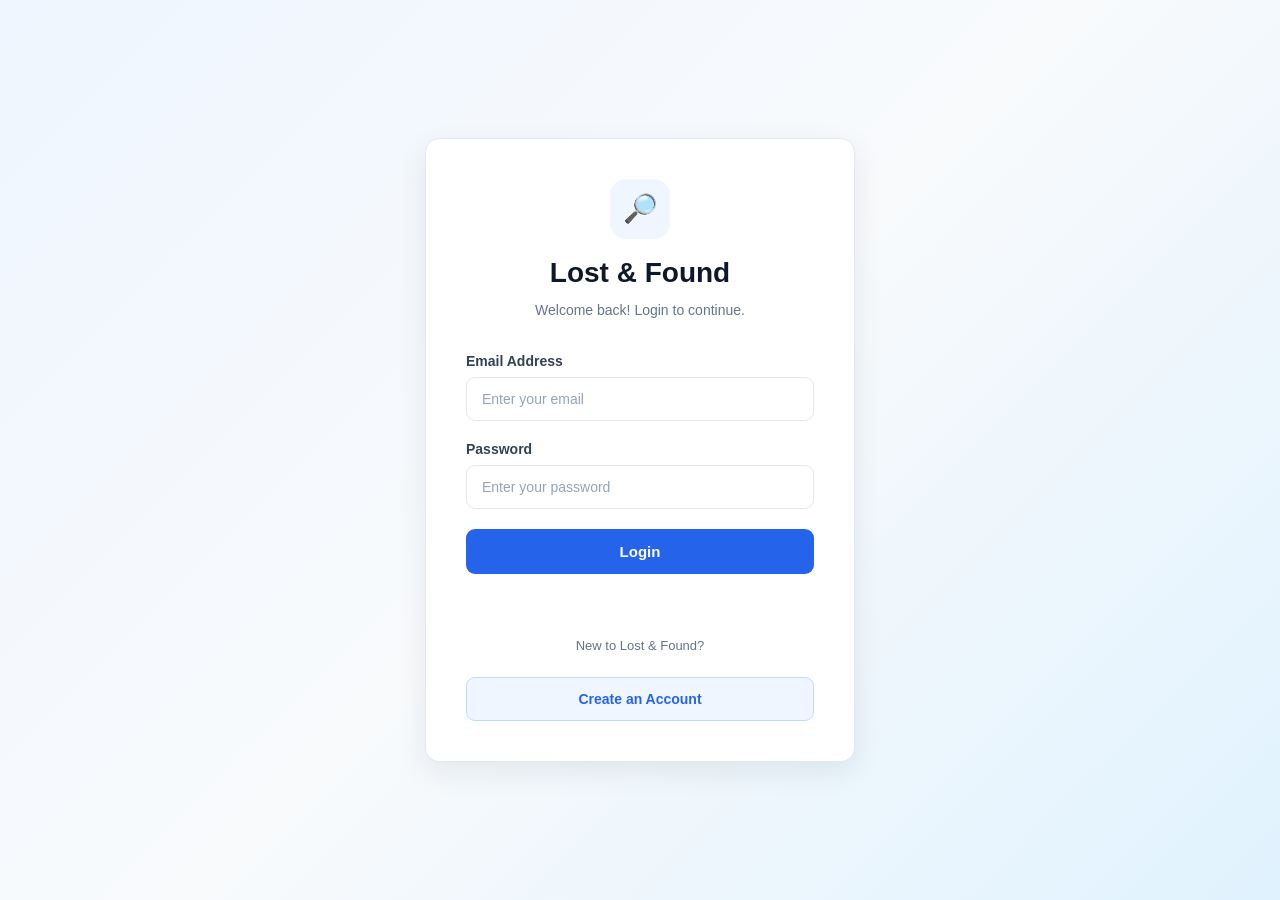
<file: frontend/index.html>
<!DOCTYPE html>
<html lang="en">

<head>
    <meta charset="UTF-8">
    <meta name="viewport" content="width=device-width, initial-scale=1.0">

    <title>Login | Lost & Found</title>

    <link rel="stylesheet" href="css/style.css">
</head>

<body>

    <main class="auth-page">

        <section class="auth-card">

            <div class="auth-header">

                <div class="brand-icon">
                    🔎
                </div>

                <h1>Lost & Found</h1>

                <p>Welcome back! Login to continue.</p>

            </div>

            <form id="loginForm" class="auth-form">

                <div class="form-group">

                    <label for="email">Email Address</label>

                    <input
                        type="email"
                        id="email"
                        name="email"
                        placeholder="Enter your email"
                        autocomplete="email"
                        required
                    >

                </div>

                <div class="form-group">

                    <label for="password">Password</label>

                    <input
                        type="password"
                        id="password"
                        name="password"
                        placeholder="Enter your password"
                        autocomplete="current-password"
                        required
                    >

                </div>

                <button type="submit" class="primary-btn">
                    Login
                </button>

                <p id="message" class="form-message"></p>

            </form>

            <div class="auth-divider">
                <span>New to Lost & Found?</span>
            </div>

            <a href="register.html" class="secondary-btn">
                Create an Account
            </a>

        </section>

    </main>

    <script src="js/login.js"></script>

</body>

</html>
</file>
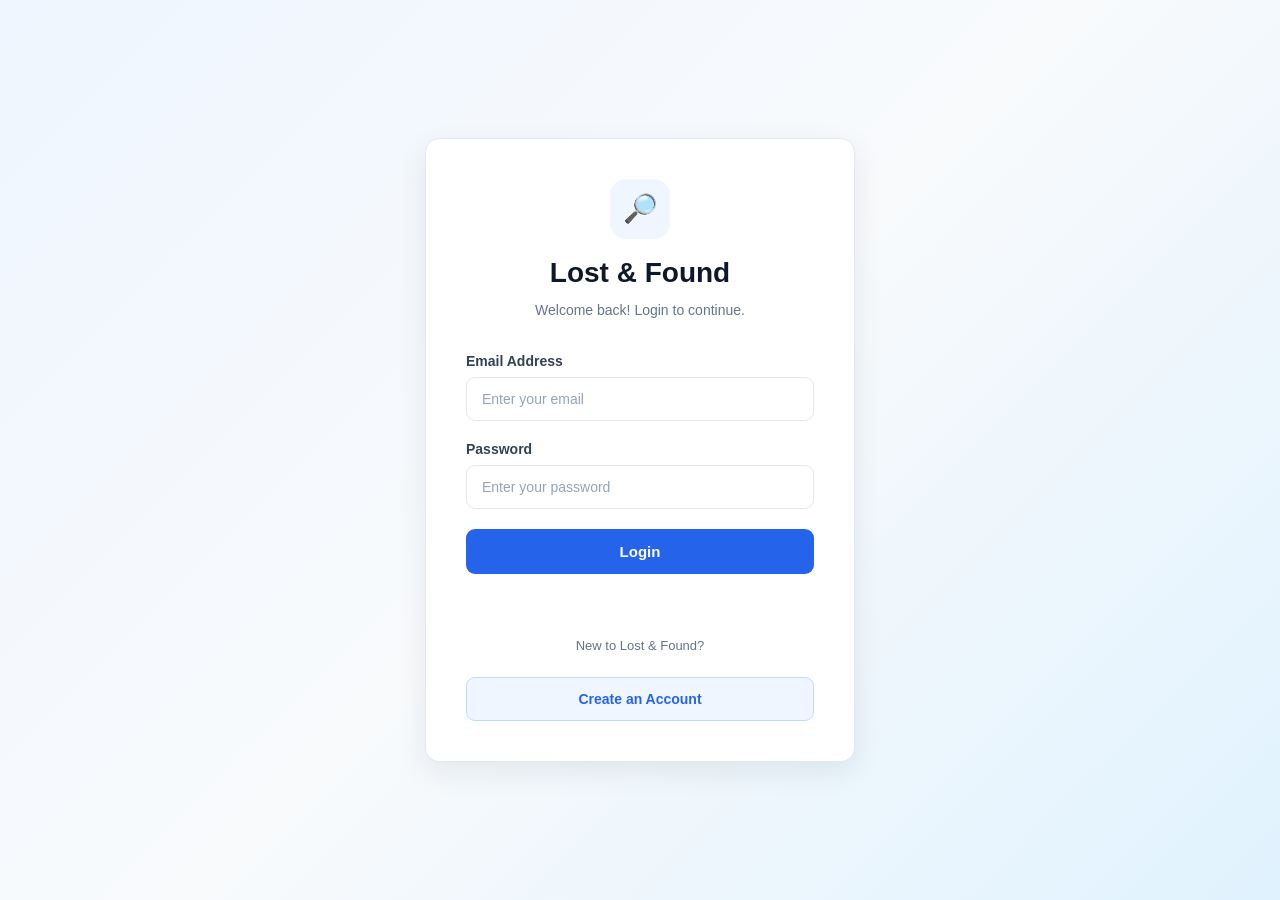
<file: frontend/admin-claims.html>
<!DOCTYPE html>
<html lang="en">

<head>

    <meta charset="UTF-8">

    <meta name="viewport"
          content="width=device-width, initial-scale=1.0">

    <title>Manage Claims - Lost & Found</title>

    <link rel="stylesheet" href="css/style.css">

</head>

<body>

    <!-- Admin Navigation -->
    <header class="main-header admin-header">

        <a href="admin-dashboard.html" class="brand">

            <span class="brand-icon">🔎</span>

            <span>Lost & Found</span>

            <span class="admin-badge">
                ADMIN
            </span>

        </a>


        <nav class="main-nav">

            <a href="admin-dashboard.html"
               class="nav-link">
                Dashboard
            </a>

            <a href="admin-items.html"
               class="nav-link">
                Items
            </a>

            <a href="admin-users.html"
               class="nav-link">
                Users
            </a>

            <a href="admin-claims.html"
               class="nav-link active">
                Claims
            </a>

            <button id="logoutBtn"
                    class="logout-btn">
                Logout
            </button>

        </nav>

    </header>


    <!-- Main Content -->
    <main class="admin-claims-page">


        <!-- Page Hero -->
        <section class="admin-claims-hero">

            <div>

                <span class="section-label">
                    ADMIN PORTAL
                </span>

                <h1>
                    Manage Claims
                </h1>

                <p>
                    Review ownership claims and manage
                    claim requests submitted by users.
                </p>

            </div>


            <div class="admin-claims-hero-icon">
                📋
            </div>

        </section>


        <!-- Claims Section -->
        <section class="admin-claims-section">


            <div class="admin-claims-section-header">

                <div>

                    <span class="admin-section-label">
                        CLAIM MANAGEMENT
                    </span>

                    <h2>
                        Submitted Claims
                    </h2>

                    <p>
                        Review, approve, or reject claims
                        submitted for reported items.
                    </p>

                </div>

            </div>


            <!-- Message -->
            <p id="message"
               class="admin-claims-message">
            </p>


            <!-- Claims -->
            <div id="claimsContainer"
                 class="admin-claims-grid">
            </div>


            <!-- Empty State -->
            <div id="adminClaimsEmptyState"
                 class="admin-claims-empty-state"
                 style="display: none;">

                <div class="admin-claims-empty-icon">
                    📋
                </div>

                <h3>
                    No Claims Found
                </h3>

                <p>
                    There are currently no claim requests
                    waiting for admin review.
                </p>

            </div>


        </section>

    </main>


    <script src="js/admin-claims.js"></script>

</body>

</html>
</file>
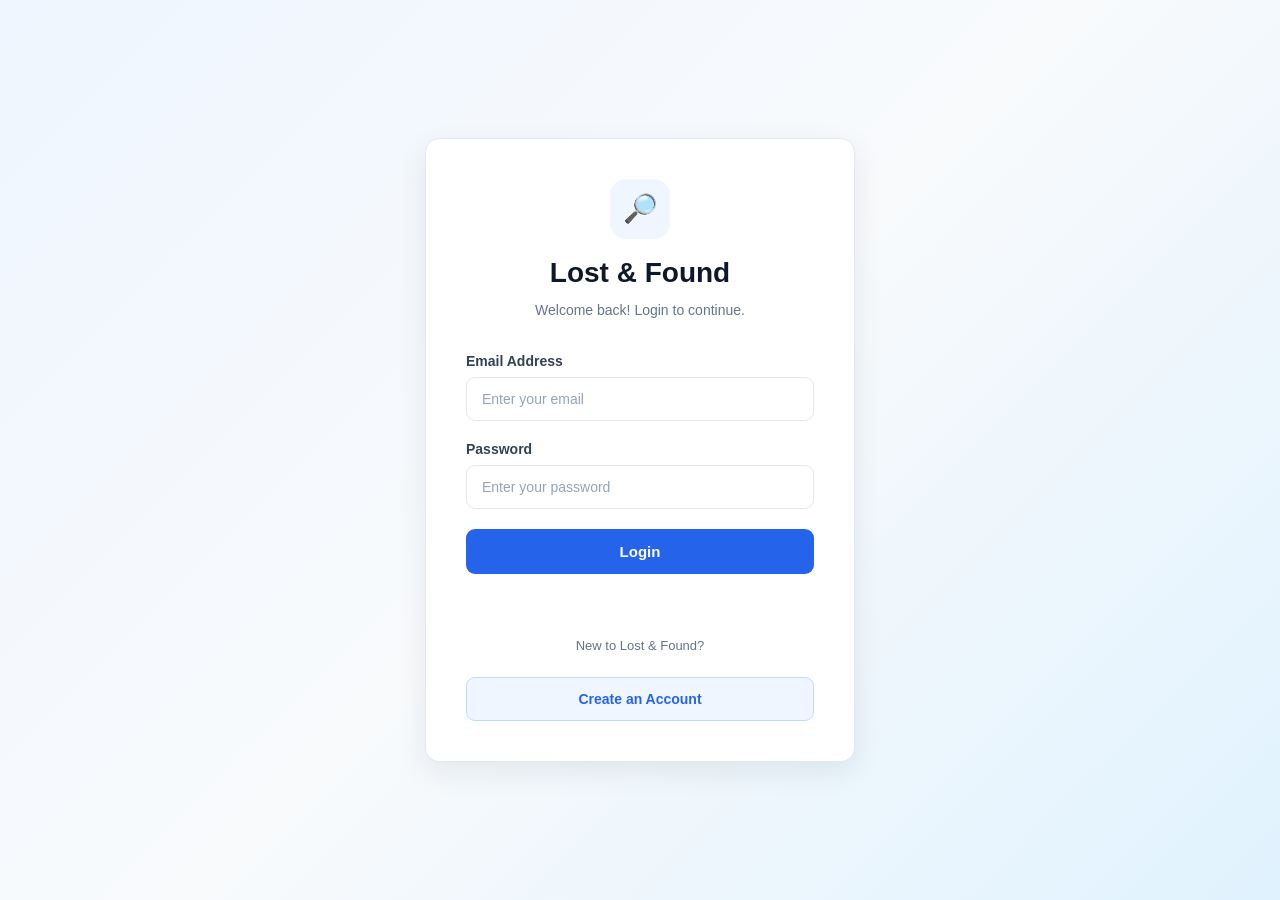
<file: frontend/admin-dashboard.html>
<!DOCTYPE html>
<html lang="en">

<head>

    <meta charset="UTF-8">

    <meta name="viewport" content="width=device-width, initial-scale=1.0">

    <title>Admin Dashboard - Lost & Found</title>

    <link rel="stylesheet" href="css/style.css">

</head>

<body>

    <!-- Admin Navigation -->
    <header class="main-header admin-header">

        <a href="admin-dashboard.html" class="brand">

            <span class="brand-icon">🔎</span>

            <span>Lost & Found</span>

            <span class="admin-badge">ADMIN</span>

        </a>


        <nav class="main-nav">

            <a
                href="admin-dashboard.html"
                class="nav-link active">
                Dashboard
            </a>

            <a
                href="admin-items.html"
                class="nav-link">
                Items
            </a>

            <a
                href="admin-claims.html"
                class="nav-link">
                Claims
            </a>

            <a
                href="admin-users.html"
                class="nav-link">
                Users
            </a>

            <button
                id="logoutBtn"
                class="logout-btn">
                Logout
            </button>

        </nav>

    </header>


    <!-- Main Content -->
    <main class="admin-dashboard-page">


        <!-- Welcome Section -->
        <section class="admin-hero">

            <div>

                <span class="section-label">
                    ADMIN PORTAL
                </span>

                <h1>
                    Admin Dashboard
                </h1>

                <p>
                    Manage users, lost and found items,
                    and claims from one place.
                </p>

            </div>


            <div class="admin-hero-icon">
                🛡️
            </div>

        </section>


        <!-- Management Cards -->
        <section class="admin-management-section">

            <div class="admin-section-heading">

                <div>

                    <h2>
                        Management
                    </h2>

                    <p>
                        Choose an area to manage.
                    </p>

                </div>

            </div>


            <div class="admin-dashboard-cards">


                <!-- Users -->
                <article class="admin-card">

                    <div class="admin-card-top">

                        <div class="admin-card-icon users-icon">
                            👥
                        </div>

                        <span class="admin-card-number">
                            01
                        </span>

                    </div>

                    <h3>
                        Manage Users
                    </h3>

                    <p>
                        View and manage registered users
                        in the Lost & Found portal.
                    </p>

                    <a
                        href="admin-users.html"
                        class="admin-card-btn">

                        View Users

                        <span>→</span>

                    </a>

                </article>


                <!-- Items -->
                <article class="admin-card">

                    <div class="admin-card-top">

                        <div class="admin-card-icon items-icon">
                            📦
                        </div>

                        <span class="admin-card-number">
                            02
                        </span>

                    </div>

                    <h3>
                        Manage Items
                    </h3>

                    <p>
                        View, monitor, and manage all
                        lost and found items.
                    </p>

                    <a
                        href="admin-items.html"
                        class="admin-card-btn">

                        View Items

                        <span>→</span>

                    </a>

                </article>


                <!-- Claims -->
                <article class="admin-card">

                    <div class="admin-card-top">

                        <div class="admin-card-icon claims-icon">
                            📋
                        </div>

                        <span class="admin-card-number">
                            03
                        </span>

                    </div>

                    <h3>
                        Manage Claims
                    </h3>

                    <p>
                        Review submitted claims and
                        process them efficiently.
                    </p>

                    <a
                        href="admin-claims.html"
                        class="admin-card-btn">

                        View Claims

                        <span>→</span>

                    </a>

                </article>


                <!-- System -->
                <article class="admin-card">

                    <div class="admin-card-top">

                        <div class="admin-card-icon system-icon">
                            ⚙️
                        </div>

                        <span class="admin-card-number">
                            04
                        </span>

                    </div>

                    <h3>
                        System Overview
                    </h3>

                    <p>
                        Manage and monitor the overall
                        Lost & Found portal.
                    </p>

                    <a
                        href="admin-items.html"
                        class="admin-card-btn">

                        Manage Portal

                        <span>→</span>

                    </a>

                </article>


            </div>

        </section>


        <!-- Admin Information -->
        <section class="admin-info-box">

            <div class="admin-info-icon">
                💡
            </div>

            <div>

                <h3>
                    Administrator Access
                </h3>

                <p>
                    Use the management sections above to
                    review users, monitor reported items,
                    and process claims.
                </p>

            </div>

        </section>


    </main>


    <script>

        // Check admin authorization

        const role =
            localStorage.getItem("role");


        if (role !== "ADMIN") {

            window.location.href = "index.html";

        }


        // Logout

        document
            .getElementById("logoutBtn")
            .addEventListener("click", function () {

                localStorage.removeItem("userId");

                localStorage.removeItem("role");

                window.location.href = "index.html";

            });

    </script>

</body>

</html>
</file>
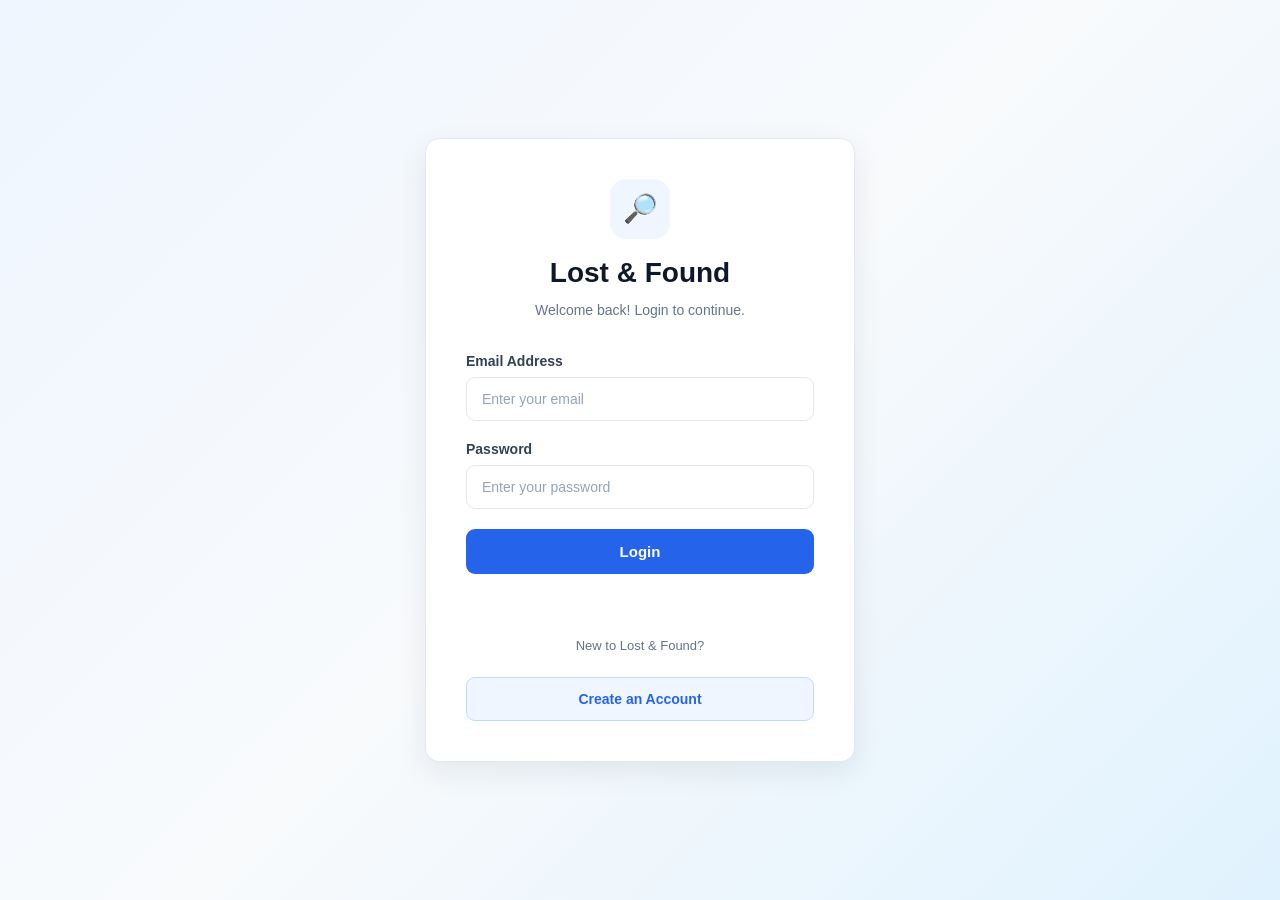
<file: frontend/admin-items.html>
<!DOCTYPE html>
<html lang="en">

<head>
    <meta charset="UTF-8">

    <meta name="viewport"
          content="width=device-width, initial-scale=1.0">

    <title>Manage Items - Lost & Found</title>

    <link rel="stylesheet" href="css/style.css">
</head>

<body>

    <!-- Admin Navigation -->
    <header class="main-header admin-header">

        <a href="admin-dashboard.html" class="brand">
            <span class="brand-icon">🔎</span>
            <span>Lost & Found</span>
            <span class="admin-badge">ADMIN</span>
        </a>

        <nav class="main-nav">

            <a href="admin-dashboard.html" class="nav-link">
                Dashboard
            </a>

            <a href="admin-items.html" class="nav-link active">
                Items
            </a>

            <a href="admin-users.html" class="nav-link">
                Users
            </a>

            <a href="admin-claims.html" class="nav-link">
                Claims
            </a>

            <button id="logoutBtn" class="logout-btn">
                Logout
            </button>

        </nav>

    </header>


    <!-- Main Content -->
    <main class="admin-items-page">

        <!-- Page Header -->
        <section class="admin-items-hero">

            <div>

                <span class="section-label">
                    ADMIN PORTAL
                </span>

                <h1>Manage Items</h1>

                <p>
                    Review and manage all lost and found items
                    reported on the platform.
                </p>

            </div>

            <div class="admin-items-hero-icon">
                📦
            </div>

        </section>


        <!-- Items Section -->
        <section class="admin-items-section">

            <div class="admin-items-section-header">

                <div>
                    <span class="admin-section-label">
                        ITEM MANAGEMENT
                    </span>

                    <h2>All Reported Items</h2>

                    <p>
                        View item details and manage reported items.
                    </p>
                </div>

            </div>


            <!-- Message -->
            <p id="message" class="admin-items-message"></p>


            <!-- Items Container -->
            <div id="itemsContainer" class="admin-items-grid"></div>


            <!-- Empty State -->
            <div id="adminItemsEmptyState"
                 class="admin-items-empty-state"
                 style="display: none;">

                <div class="empty-state-icon">
                    📦
                </div>

                <h3>No Items Found</h3>

                <p>
                    There are currently no lost or found items
                    available to manage.
                </p>

            </div>

        </section>

    </main>


    <script src="js/admin-items.js"></script>

</body>

</html>
</file>
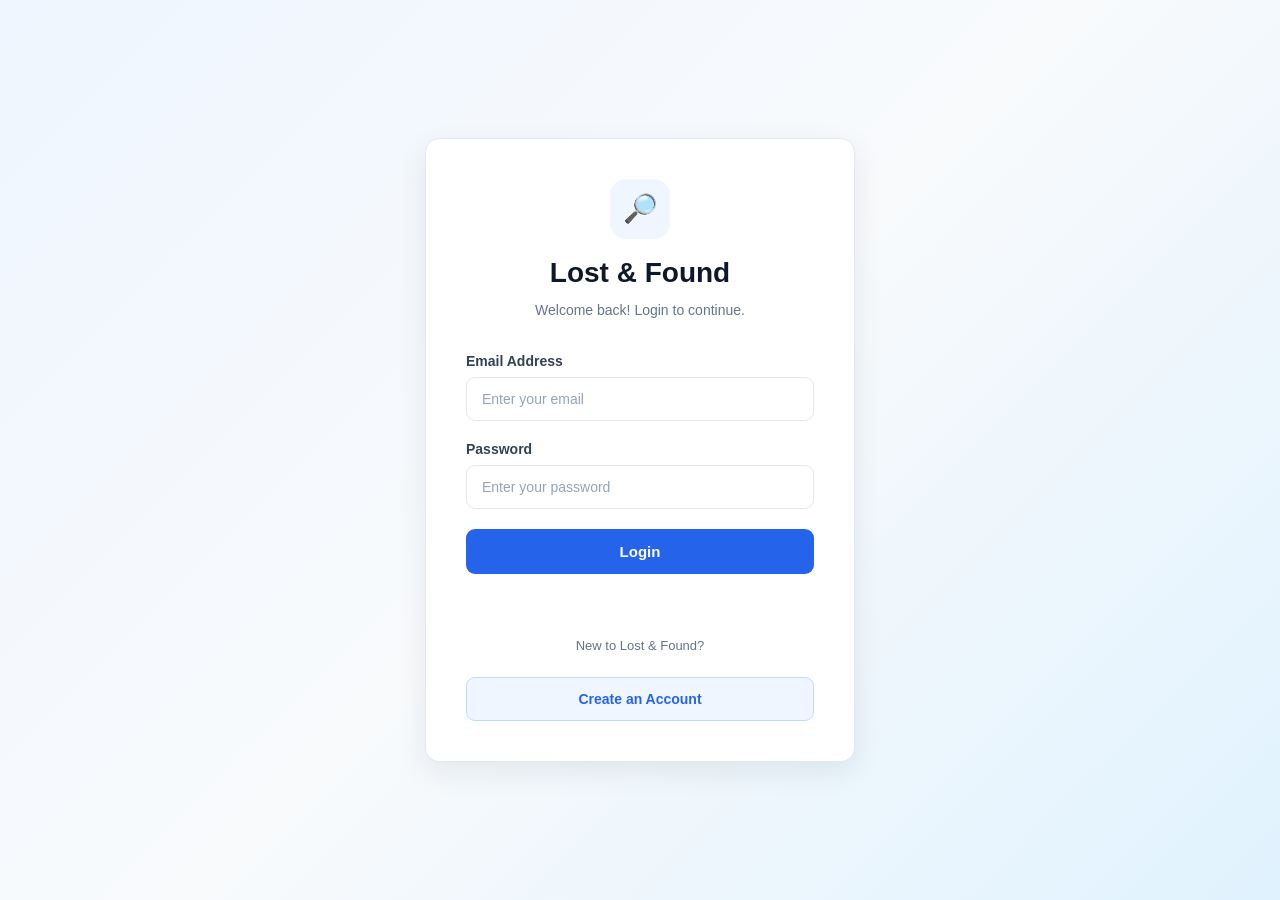
<file: frontend/admin-users.html>
<!DOCTYPE html>
<html lang="en">

<head>

    <meta charset="UTF-8">

    <meta name="viewport"
          content="width=device-width, initial-scale=1.0">

    <title>Manage Users - Lost & Found</title>

    <link rel="stylesheet" href="css/style.css">

</head>

<body>

    <!-- Admin Navigation -->
    <header class="main-header admin-header">

        <a href="admin-dashboard.html" class="brand">

            <span class="brand-icon">🔎</span>

            <span>Lost & Found</span>

            <span class="admin-badge">
                ADMIN
            </span>

        </a>


        <nav class="main-nav">

            <a href="admin-dashboard.html"
               class="nav-link">
                Dashboard
            </a>

            <a href="admin-items.html"
               class="nav-link">
                Items
            </a>

            <a href="admin-users.html"
               class="nav-link active">
                Users
            </a>

            <a href="admin-claims.html"
               class="nav-link">
                Claims
            </a>

            <button id="logoutBtn"
                    class="logout-btn">
                Logout
            </button>

        </nav>

    </header>


    <!-- Main Content -->
    <main class="admin-users-page">


        <!-- Page Hero -->
        <section class="admin-users-hero">

            <div>

                <span class="section-label">
                    ADMIN PORTAL
                </span>

                <h1>
                    Manage Users
                </h1>

                <p>
                    View and manage registered users
                    on the Lost & Found platform.
                </p>

            </div>


            <div class="admin-users-hero-icon">
                👥
            </div>

        </section>


        <!-- Users Section -->
        <section class="admin-users-section">


            <div class="admin-users-section-header">

                <div>

                    <span class="admin-section-label">
                        USER MANAGEMENT
                    </span>

                    <h2>
                        Registered Users
                    </h2>

                    <p>
                        Review user accounts and
                        manage platform access.
                    </p>

                </div>

            </div>


            <!-- Message -->
            <p id="message"
               class="admin-users-message">
            </p>


            <!-- Users -->
            <div id="usersContainer"
                 class="admin-users-grid">
            </div>


            <!-- Empty State -->
            <div id="adminUsersEmptyState"
                 class="admin-users-empty-state"
                 style="display: none;">

                <div class="admin-users-empty-icon">
                    👥
                </div>

                <h3>
                    No Users Found
                </h3>

                <p>
                    There are currently no registered
                    users to display.
                </p>

            </div>


        </section>

    </main>


    <script src="js/admin-users.js"></script>

</body>

</html>
</file>
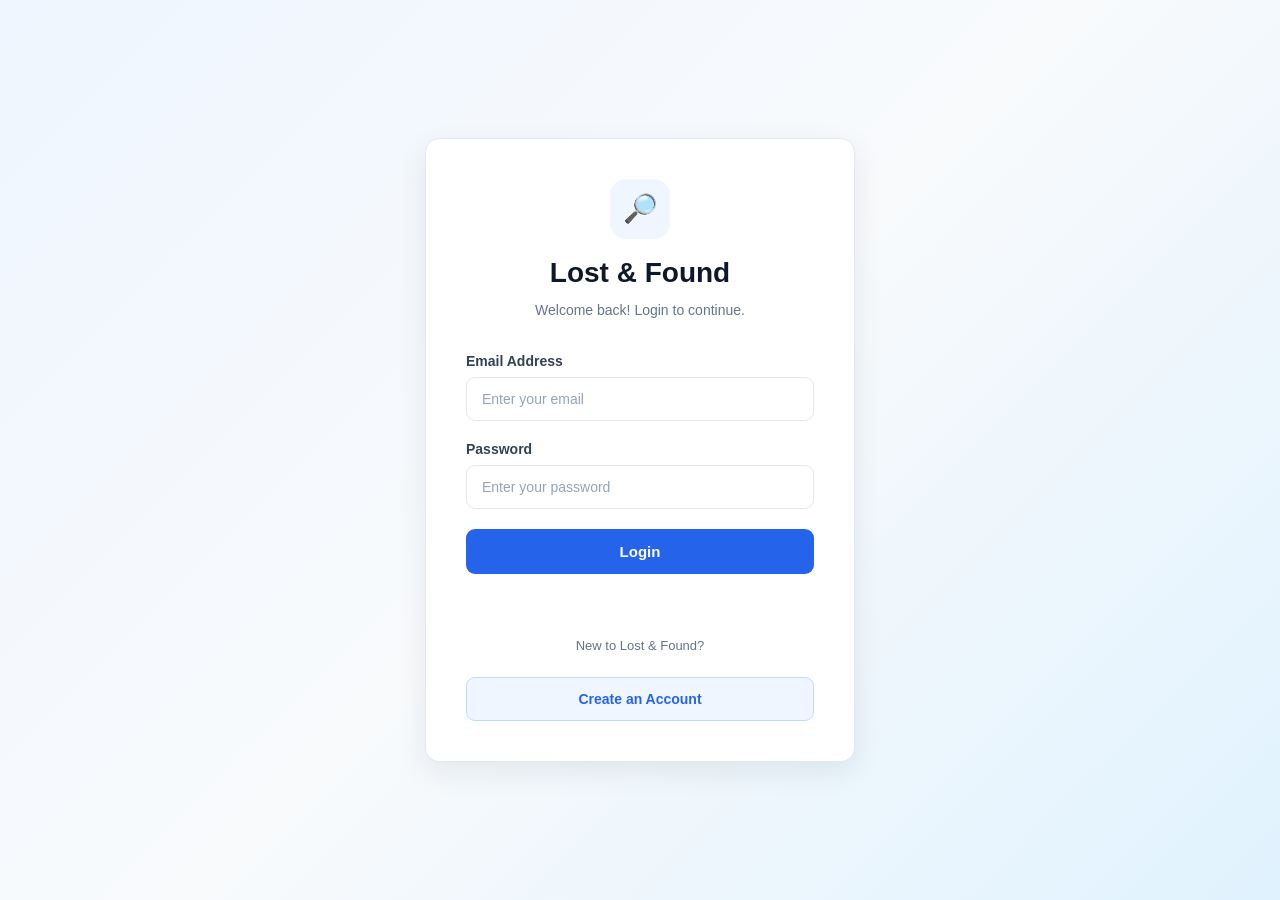
<file: frontend/claims.html>
<!DOCTYPE html>
<html lang="en">

<head>
    <meta charset="UTF-8">
    <meta name="viewport" content="width=device-width, initial-scale=1.0">

    <title>My Claims - Lost & Found</title>

    <link rel="stylesheet" href="css/style.css">
</head>

<body>

    <!-- Navigation -->
    <header class="main-header">

        <a href="user-dashboard.html" class="brand">
            <span class="brand-icon">🔎</span>
            <span>Lost & Found</span>
        </a>

        <nav class="main-nav">

            <a href="user-dashboard.html" class="nav-link">
                Dashboard
            </a>

            <a href="items.html" class="nav-link">
                Items
            </a>

            <a href="report-item.html" class="nav-link">
                Report Item
            </a>

            <a href="claims.html" class="nav-link active">
                My Claims
            </a>

            <button id="logoutBtn" class="logout-btn">
                Logout
            </button>

        </nav>

    </header>


    <!-- Main Content -->
    <main class="claims-page">

        <!-- Page Header -->
        <section class="claims-header">

            <span class="section-label">
                MY ACTIVITY
            </span>

            <h1>My Claims</h1>

            <p>
                Track the items you have claimed and their current status.
            </p>

        </section>


        <!-- Message -->
        <p id="message" class="claims-message"></p>


        <!-- Claims -->
        <section class="claims-section">

            <div class="claims-section-header">

                <div>
                    <h2>Your Claims</h2>

                    <p>
                        Items you have requested to claim.
                    </p>
                </div>

                <a href="items.html" class="browse-items-btn">
                    Browse Items
                </a>

            </div>


            <!-- JavaScript will insert claim cards here -->
            <div id="claimsContainer" class="claims-grid"></div>

        </section>


        <!-- Empty State -->
        <div id="claimsEmptyState" class="claims-empty-state">

            <div class="empty-icon">
                📋
            </div>

            <h3>No claims yet</h3>

            <p>
                You haven't claimed any items yet.
                Browse available items to find something that belongs to you.
            </p>

            <a href="items.html" class="browse-items-btn">
                Browse Items
            </a>

        </div>

    </main>


    <script src="js/claims.js"></script>

</body>

</html>
</file>
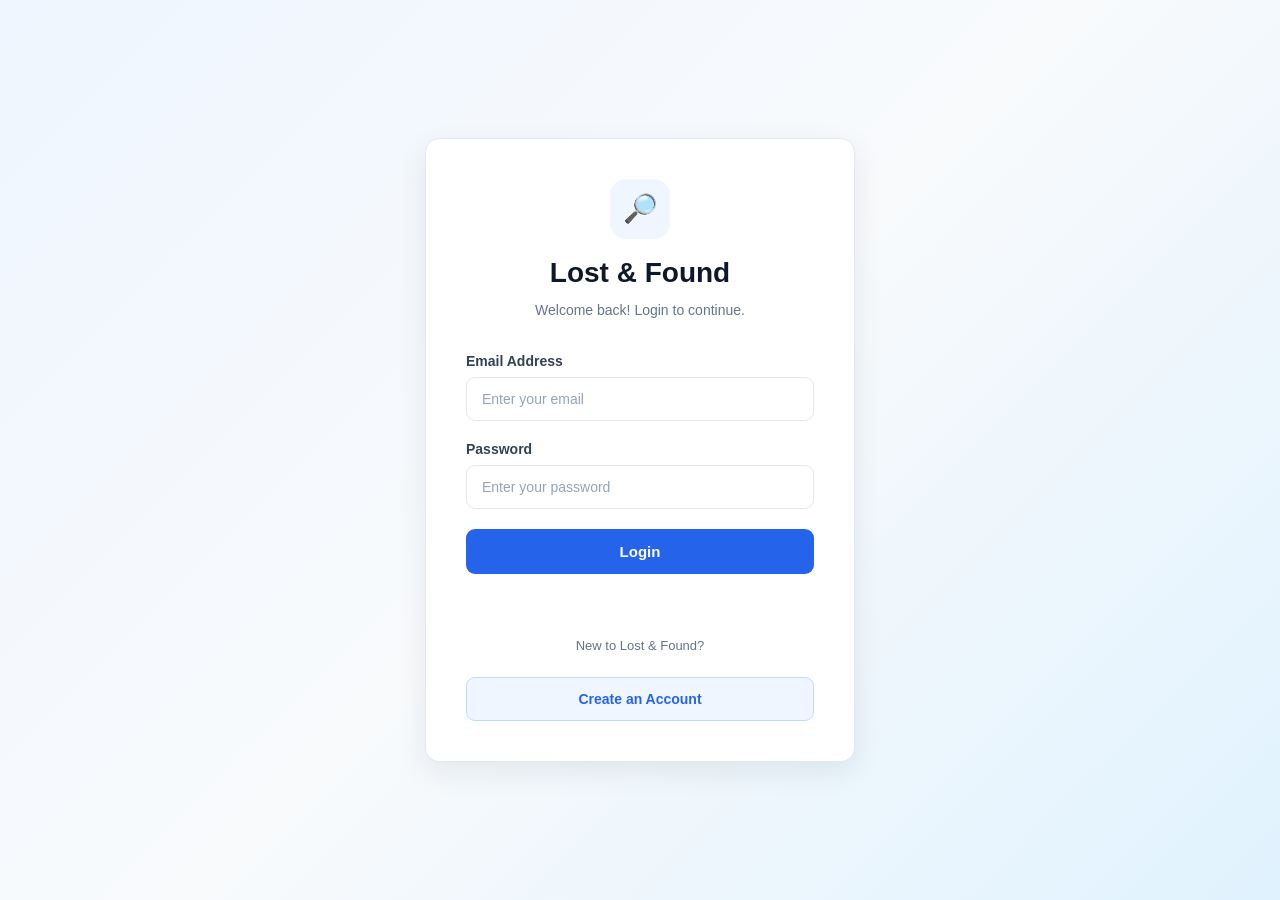
<file: frontend/item-details.html>
<!DOCTYPE html>
<html lang="en">

<head>

    <meta charset="UTF-8">

    <meta name="viewport" content="width=device-width, initial-scale=1.0">

    <title>Item Details - Lost & Found</title>

    <link rel="stylesheet" href="css/style.css">

</head>

<body>

    <!-- Navigation -->
    <header class="main-header">

        <a href="user-dashboard.html" class="brand">

            <span class="brand-icon">🔎</span>

            <span>Lost & Found</span>

        </a>


        <nav class="main-nav">

            <a
                href="user-dashboard.html"
                class="nav-link">
                Dashboard
            </a>

            <a
                href="items.html"
                class="nav-link active">
                Items
            </a>

            <a
                href="report-item.html"
                class="nav-link">
                Report Item
            </a>

            <a
                href="claims.html"
                class="nav-link">
                My Claims
            </a>

            <button
                id="logoutBtn"
                class="logout-btn">
                Logout
            </button>

        </nav>

    </header>


    <!-- Main Content -->
    <main class="item-details-page">


        <!-- Message -->
        <div
            id="message"
            class="item-details-message">
        </div>


        <!-- Back Link -->
        <a
            href="items.html"
            class="back-to-items">
            ← Back to Items
        </a>


        <!-- Item Details -->
        <section
            id="itemDetails"
            class="details-card">
        </section>


        <!-- Claim Section -->
        <section
            id="claimSection"
            class="claim-box">


            <div class="claim-box-header">

                <div class="claim-icon">
                    🤝
                </div>

                <div>

                    <span class="claim-label">
                        ITEM CLAIM
                    </span>

                    <h2>
                        Claim This Item
                    </h2>

                </div>

            </div>


            <p class="claim-description">

                If this item belongs to you, explain why you are
                claiming it. Provide enough information to help
                verify your ownership.

            </p>


            <label
                for="claimMessage"
                class="claim-input-label">
                Your Message
            </label>


            <textarea
                id="claimMessage"
                rows="5"
                placeholder="Explain why this item belongs to you..."
            ></textarea>


            <div class="claim-form-footer">

                <span class="claim-hint">
                    💡 Be specific about identifying details.
                </span>


                <button
                    id="claimBtn"
                    class="claim-submit-btn">

                    Submit Claim
                    <span>→</span>

                </button>

            </div>


            <p
                id="claimMessageResult"
                class="claim-result">
            </p>


        </section>


    </main>


    <script src="js/item-details.js"></script>

</body>

</html>
</file>
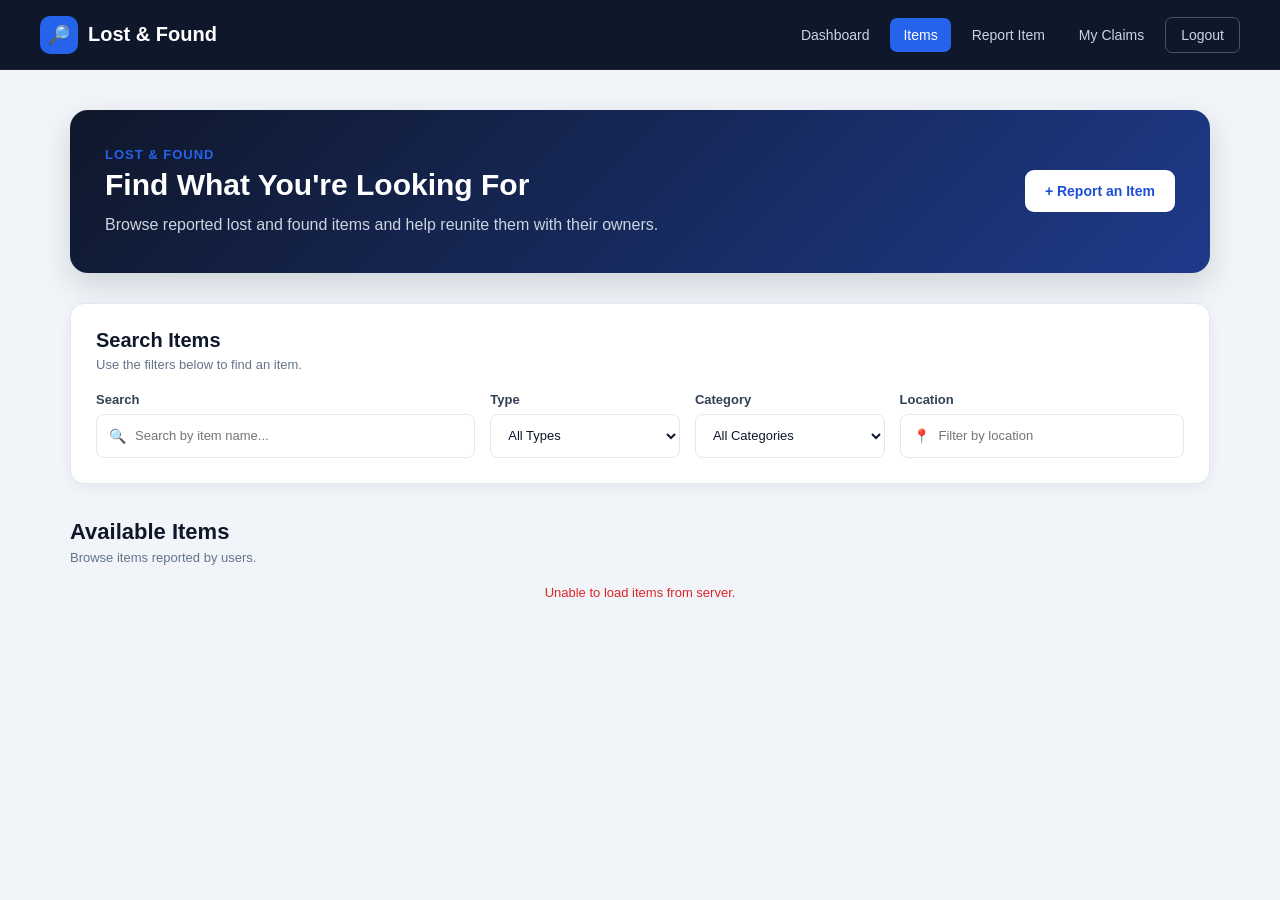
<file: frontend/items.html>
<!DOCTYPE html>
<html lang="en">

<head>

    <!-- Basic page settings -->
    <meta charset="UTF-8">

    <!-- Responsive design -->
    <meta name="viewport" content="width=device-width, initial-scale=1.0">

    <title>Items | Lost & Found</title>

    <!-- Main CSS file -->
    <link rel="stylesheet" href="css/style.css">

</head>

<body>


    <!-- =========================================
         NAVIGATION BAR
    ========================================== -->

    <header class="main-header">

        <!-- Application brand -->
        <a
            href="user-dashboard.html"
            class="brand"
        >

            <span class="brand-symbol">
                🔎
            </span>

            <span>
                Lost & Found
            </span>

        </a>


        <!-- Navigation -->
        <nav class="main-nav">

            <a
                href="user-dashboard.html"
                class="nav-link"
            >
                Dashboard
            </a>

            <a
                href="items.html"
                class="nav-link active"
            >
                Items
            </a>

            <a
                href="report-item.html"
                class="nav-link"
            >
                Report Item
            </a>

            <a
                href="claims.html"
                class="nav-link"
            >
                My Claims
            </a>

            <button
                type="button"
                id="logoutBtn"
                class="logout-btn"
            >
                Logout
            </button>

        </nav>

    </header>


    <!-- =========================================
         MAIN CONTENT
    ========================================== -->

    <main class="items-page">


        <!-- =====================================
             PAGE HEADER
        ====================================== -->

        <section class="items-hero">

            <div>

                <span class="section-label">
                    LOST & FOUND
                </span>

                <h1>
                    Find What You're Looking For
                </h1>

                <p>
                    Browse reported lost and found items
                    and help reunite them with their owners.
                </p>

            </div>


            <!-- Report button -->

            <a
                href="report-item.html"
                class="dashboard-primary-btn"
            >
                + Report an Item
            </a>

        </section>


        <!-- =====================================
             SEARCH & FILTER SECTION
        ====================================== -->

        <section class="items-filter-section">

            <div class="filter-header">

                <div>

                    <h2>
                        Search Items
                    </h2>

                    <p>
                        Use the filters below to find an item.
                    </p>

                </div>

            </div>


            <div class="items-filters">


                <!-- Search -->

                <div class="filter-group search-group">

                    <label for="searchInput">
                        Search
                    </label>

                    <div class="input-with-icon">

                        <span>
                            🔍
                        </span>

                        <input
                            type="text"
                            id="searchInput"
                            placeholder="Search by item name..."
                        >

                    </div>

                </div>


                <!-- Type -->

                <div class="filter-group">

                    <label for="typeFilter">
                        Type
                    </label>

                    <select id="typeFilter">

                        <option value="ALL">
                            All Types
                        </option>

                        <option value="LOST">
                            Lost
                        </option>

                        <option value="FOUND">
                            Found
                        </option>

                    </select>

                </div>


                <!-- Category -->

                <div class="filter-group">

                    <label for="categoryFilter">
                        Category
                    </label>

                    <select id="categoryFilter">

                        <option value="ALL">
                            All Categories
                        </option>

                    </select>

                </div>


                <!-- Location -->

                <div class="filter-group">

                    <label for="locationFilter">
                        Location
                    </label>

                    <div class="input-with-icon">

                        <span>
                            📍
                        </span>

                        <input
                            type="text"
                            id="locationFilter"
                            placeholder="Filter by location"
                        >

                    </div>

                </div>

            </div>

        </section>


        <!-- =====================================
             RESULTS HEADER
        ====================================== -->

        <section class="items-results-header">

            <div>

                <h2>
                    Available Items
                </h2>

                <p>
                    Browse items reported by users.
                </p>

            </div>

        </section>


        <!-- =====================================
             MESSAGE
             Used by items.js
        ====================================== -->

        <p
            id="message"
            class="items-message"
        ></p>


        <!-- =====================================
             ITEMS CONTAINER

             IMPORTANT:
             items.js will generate the
             item cards inside this container.
        ====================================== -->

        <section
            id="itemsContainer"
            class="items-grid"
        ></section>


        <!-- =====================================
             EMPTY STATE

             JavaScript can use this area later
             if there are no matching items.
        ====================================== -->

        <div
            id="emptyState"
            class="empty-state"
            style="display: none;"
        >

            <div class="empty-state-icon">
                🔍
            </div>

            <h3>
                No items found
            </h3>

            <p>
                Try changing your search or filter options.
            </p>

        </div>


    </main>


    <!-- =========================================
         JAVASCRIPT
    ========================================== -->

    <script src="js/items.js"></script>

</body>

</html>
</file>
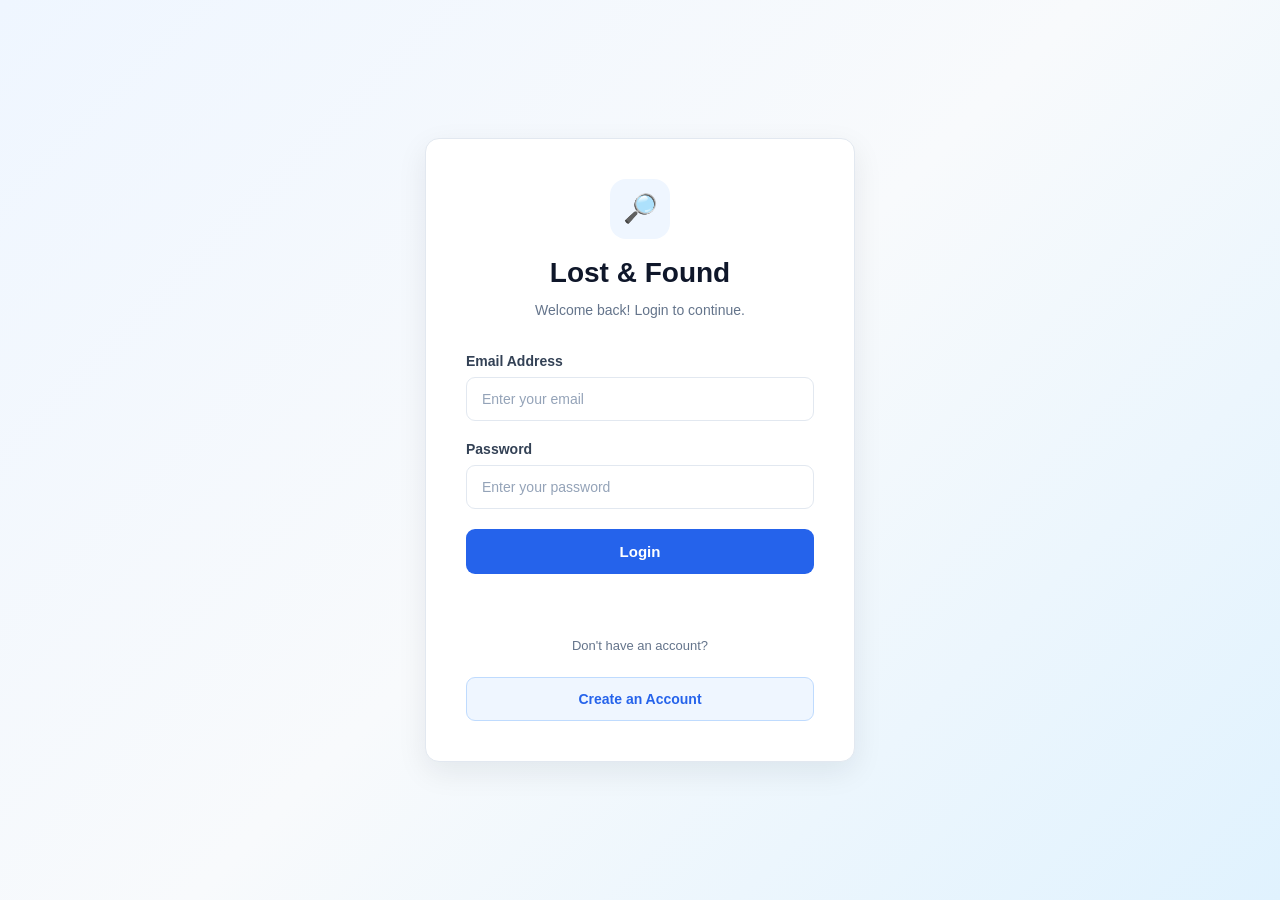
<file: frontend/login.html>
<!DOCTYPE html>
<html lang="en">

<head>

    <!-- Basic page settings -->
    <meta charset="UTF-8">

    <!-- Makes the page responsive -->
    <meta name="viewport" content="width=device-width, initial-scale=1.0">

    <title>Login | Lost & Found</title>

    <!-- Main CSS file -->
    <link rel="stylesheet" href="css/style.css">

</head>

<body>

    <!-- =========================================
         LOGIN PAGE
    ========================================== -->

    <main class="auth-page">

        <!-- Login card -->
        <section class="auth-card">

            <!-- =====================================
                 HEADER
            ====================================== -->

            <div class="auth-header">

                <!-- Application icon -->
                <div class="brand-icon">
                    🔎
                </div>

                <h1>Lost & Found</h1>

                <p>
                    Welcome back! Login to continue.
                </p>

            </div>


            <!-- =====================================
                 LOGIN FORM
            ====================================== -->

            <form id="loginForm" class="auth-form">

                <!-- Email -->
                <div class="form-group">

                    <label for="email">
                        Email Address
                    </label>

                    <input
                        type="email"
                        id="email"
                        placeholder="Enter your email"
                        autocomplete="email"
                        required
                    >

                </div>


                <!-- Password -->
                <div class="form-group">

                    <label for="password">
                        Password
                    </label>

                    <input
                        type="password"
                        id="password"
                        placeholder="Enter your password"
                        autocomplete="current-password"
                        required
                    >

                </div>


                <!-- Login button -->
                <button
                    type="submit"
                    class="primary-btn"
                >
                    Login
                </button>


                <!-- Login success/error message -->
                <p
                    id="message"
                    class="form-message"
                ></p>

            </form>


            <!-- =====================================
                 REGISTER LINK
            ====================================== -->

            <div class="auth-divider">
                Don't have an account?
            </div>

            <a
                href="register.html"
                class="secondary-btn"
            >
                Create an Account
            </a>

        </section>

    </main>


    <!-- Login JavaScript -->
    <script src="js/login.js"></script>

</body>

</html>
</file>
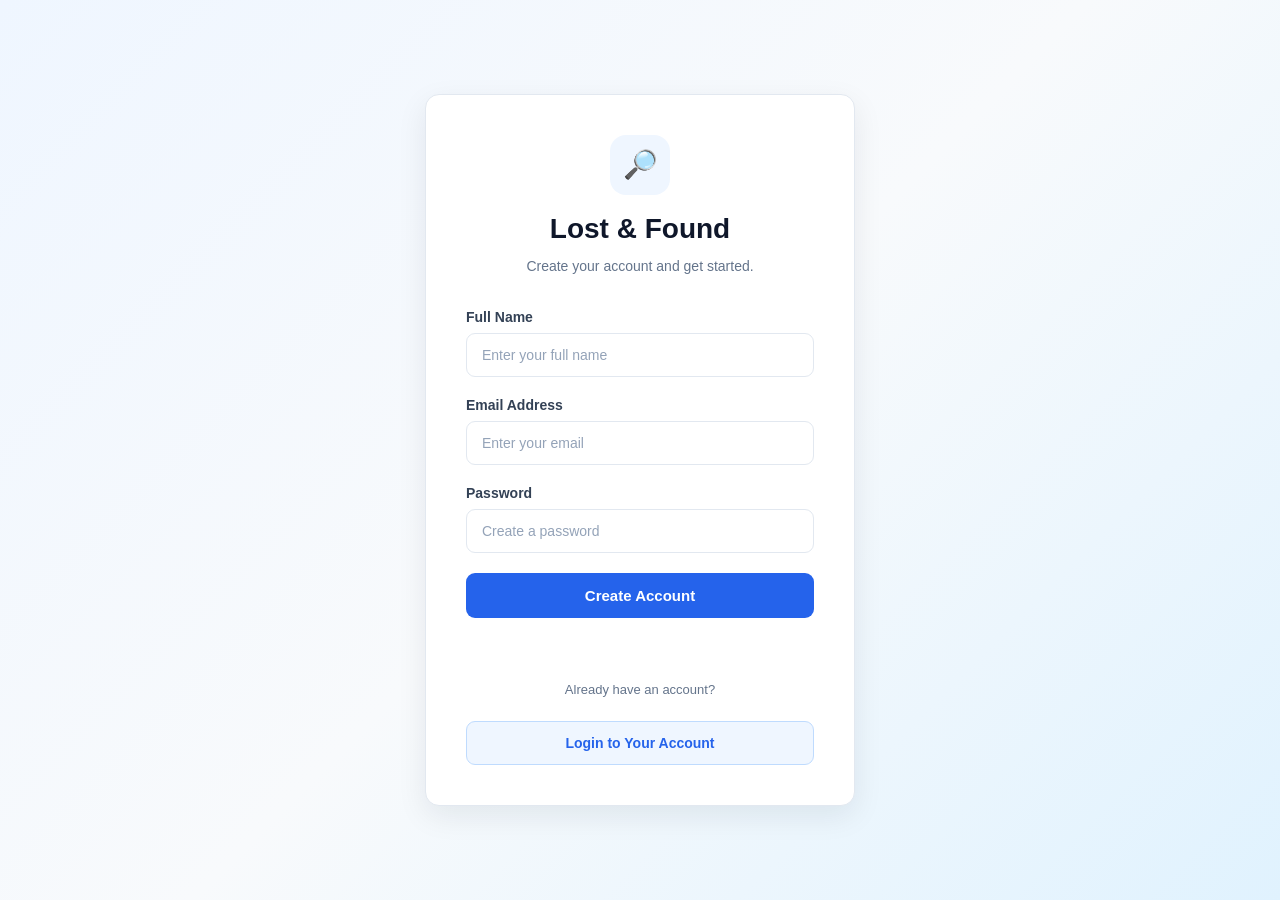
<file: frontend/register.html>
<!DOCTYPE html>
<html lang="en">

<head>

    <!-- Basic page settings -->
    <meta charset="UTF-8">

    <!-- Responsive layout -->
    <meta name="viewport" content="width=device-width, initial-scale=1.0">

    <title>Register | Lost & Found</title>

    <!-- Main CSS file -->
    <link rel="stylesheet" href="./css/style.css">

</head>

<body>

    <!-- =========================================
         REGISTER PAGE
    ========================================== -->

    <main class="auth-page">

        <!-- Registration card -->
        <section class="auth-card">

            <!-- Header -->
            <div class="auth-header">

                <div class="brand-icon">
                    🔎
                </div>

                <h1>Lost & Found</h1>

                <p>
                    Create your account and get started.
                </p>

            </div>


            <!-- Registration form -->
            <form id="registerForm" class="auth-form">

                <!-- Name -->
                <div class="form-group">

                    <label for="name">
                        Full Name
                    </label>

                    <input
                        type="text"
                        id="name"
                        name="name"
                        placeholder="Enter your full name"
                        required
                    >

                </div>


                <!-- Email -->
                <div class="form-group">

                    <label for="email">
                        Email Address
                    </label>

                    <input
                        type="email"
                        id="email"
                        name="email"
                        placeholder="Enter your email"
                        required
                    >

                </div>


                <!-- Password -->
                <div class="form-group">

                    <label for="password">
                        Password
                    </label>

                    <input
                        type="password"
                        id="password"
                        name="password"
                        placeholder="Create a password"
                        required
                    >

                </div>


                <!-- Submit button -->
                <button
                    type="submit"
                    class="primary-btn"
                >
                    Create Account
                </button>


                <!-- Message from JavaScript -->
                <p
                    id="message"
                    class="form-message"
                ></p>

            </form>


            <!-- Login section -->
            <div class="auth-divider">
                <span>Already have an account?</span>
            </div>

            <a
                href="./index.html"
                class="secondary-btn"
            >
                Login to Your Account
            </a>

        </section>

    </main>


    <!-- Register JavaScript -->
    <script src="./js/register.js"></script>

</body>

</html>
</file>
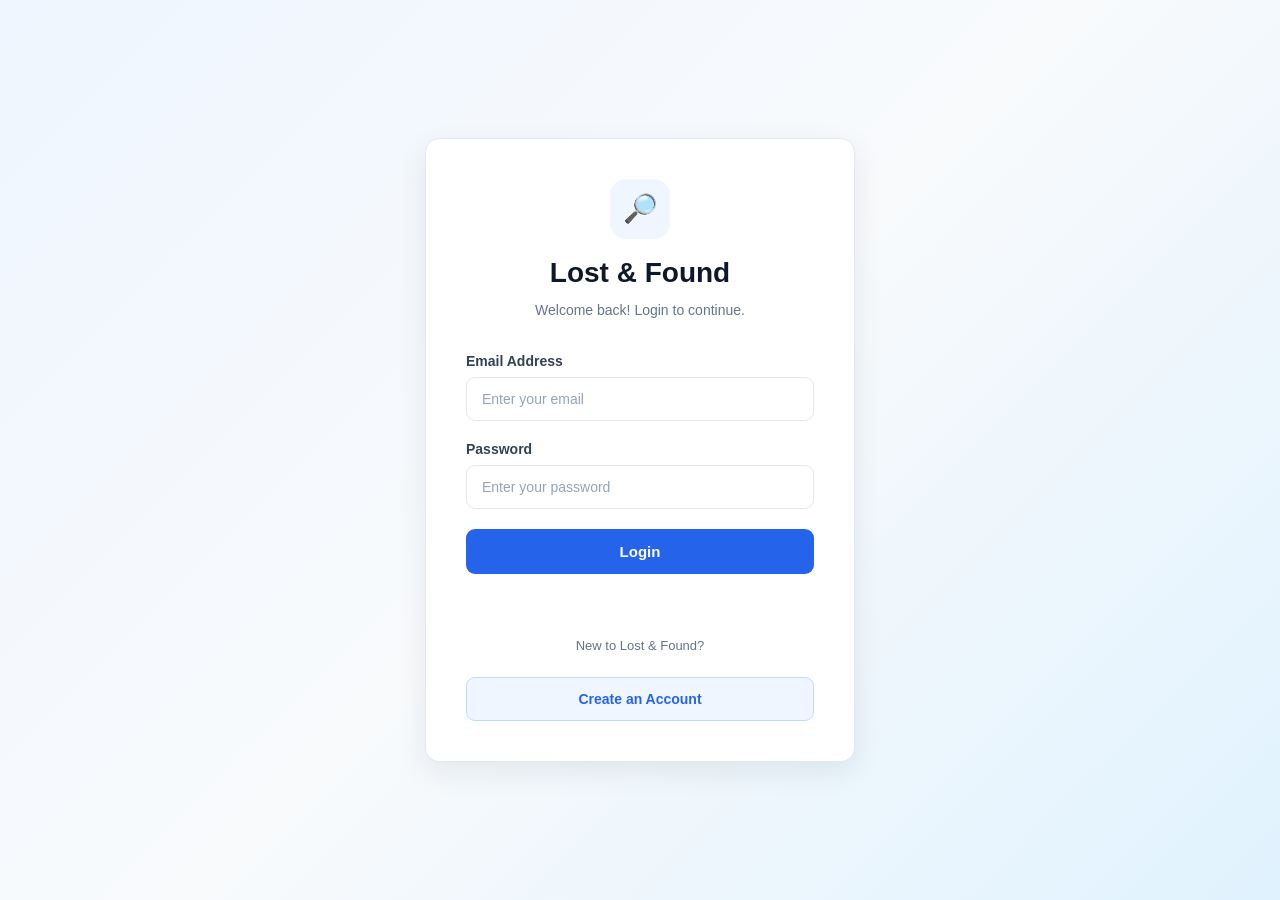
<file: frontend/report-item.html>
<!DOCTYPE html>
<html lang="en">

<head>

    <!-- Basic page settings -->
    <meta charset="UTF-8">

    <!-- Responsive design -->
    <meta
        name="viewport"
        content="width=device-width, initial-scale=1.0"
    >

    <title>Report Item | Lost & Found</title>

    <!-- Main CSS -->
    <link rel="stylesheet" href="css/style.css">

</head>

<body>


    <!-- =========================================
         NAVIGATION BAR
    ========================================== -->

    <header class="main-header">

        <!-- Application brand -->
        <a
            href="user-dashboard.html"
            class="brand"
        >

            <span class="brand-symbol">
                🔎
            </span>

            <span>
                Lost & Found
            </span>

        </a>


        <!-- Navigation links -->
        <nav class="main-nav">

            <a
                href="user-dashboard.html"
                class="nav-link"
            >
                Dashboard
            </a>

            <a
                href="items.html"
                class="nav-link"
            >
                Items
            </a>

            <a
                href="report-item.html"
                class="nav-link active"
            >
                Report Item
            </a>

            <a
                href="claims.html"
                class="nav-link"
            >
                My Claims
            </a>

            <button
                type="button"
                id="logoutBtn"
                class="logout-btn"
            >
                Logout
            </button>

        </nav>

    </header>


    <!-- =========================================
         MAIN CONTENT
    ========================================== -->

    <main class="report-page">


        <!-- =====================================
             PAGE INTRODUCTION
        ====================================== -->

        <section class="report-header">

            <span class="section-label">
                REPORT AN ITEM
            </span>

            <h1>
                Help Reunite an Item With Its Owner
            </h1>

            <p>
                Tell us about the item you lost or found.
                Providing accurate details will make it
                easier to identify and recover the item.
            </p>

        </section>


        <!-- =====================================
             REPORT FORM CARD
        ====================================== -->

        <section class="report-card">


            <!-- Form heading -->

            <div class="report-card-header">

                <div class="report-form-icon">
                    📝
                </div>

                <div>

                    <h2>
                        Item Details
                    </h2>

                    <p>
                        Please provide the following information.
                    </p>

                </div>

            </div>


            <!-- =================================
                 ITEM FORM
            ================================== -->

            <form
                id="itemForm"
                class="report-form"
            >


                <!-- Item name -->

                <div class="form-field">

                    <label for="itemName">
                        Item Name
                        <span>*</span>
                    </label>

                    <input
                        type="text"
                        id="itemName"
                        placeholder="Example: Black Wallet"
                        required
                    >

                </div>


                <!-- Category -->

                <div class="form-field">

                    <label for="category">
                        Category
                        <span>*</span>
                    </label>

                    <input
                        type="text"
                        id="category"
                        placeholder="Example: Accessories"
                        required
                    >

                </div>


                <!-- Description -->

                <div class="form-field full-width">

                    <label for="description">
                        Description
                        <span>*</span>
                    </label>

                    <textarea
                        id="description"
                        rows="5"
                        placeholder="Describe the item's color, brand, identifying marks, or other useful details..."
                        required
                    ></textarea>

                    <small>
                        Include details that could help identify the item.
                    </small>

                </div>


                <!-- =================================
                     ITEM PHOTO
                ================================== -->

                <div class="form-field full-width image-upload-field">

                    <label for="itemImage">
                        Item Photo
                    </label>

                    <div class="image-upload-box">

                        <div class="image-upload-icon">
                            📷
                        </div>

                        <div class="image-upload-content">

                            <label
                                for="itemImage"
                                class="image-upload-button"
                            >
                                Choose Photo
                            </label>

                            <input
                                type="file"
                                id="itemImage"
                                accept="image/*"
                                hidden
                            >

                            <p id="imageFileName">
                                No photo selected
                            </p>

                            <small>
                                JPG, JPEG, PNG or WEBP • Maximum 5MB
                            </small>

                        </div>

                    </div>

                    <!-- Image preview -->
                    <div
                        id="imagePreview"
                        class="image-preview"
                    ></div>

                </div>


                <!-- Location -->

                <div class="form-field">

                    <label for="location">
                        Location
                        <span>*</span>
                    </label>

                    <input
                        type="text"
                        id="location"
                        placeholder="Example: Sharda University"
                        required
                    >

                </div>


                <!-- Date -->

                <div class="form-field">

                    <label for="date">
                        Date
                        <span>*</span>
                    </label>

                    <input
                        type="date"
                        id="date"
                        required
                    >

                </div>


                <!-- Type -->

                <div class="form-field full-width">

                    <label for="type">
                        What happened?
                        <span>*</span>
                    </label>

                    <select
                        id="type"
                        required
                    >

                        <option value="">
                            Select an option
                        </option>

                        <option value="LOST">
                            I Lost This Item
                        </option>

                        <option value="FOUND">
                            I Found This Item
                        </option>

                    </select>

                </div>


                <!-- =================================
                     FORM ACTIONS
                ================================== -->

                <div class="report-form-actions">

                    <a
                        href="items.html"
                        class="cancel-btn"
                    >
                        Cancel
                    </a>

                    <button
                        type="submit"
                        class="submit-report-btn"
                    >
                        Report Item
                    </button>

                </div>


                <!-- JavaScript message -->

                <p
                    id="message"
                    class="form-message"
                ></p>


            </form>

        </section>


        <!-- =====================================
             HELPFUL TIP
        ====================================== -->

        <section class="report-tip">

            <div class="tip-icon">
                💡
            </div>

            <div>

                <h3>
                    Tip for better results
                </h3>

                <p>
                    Be as specific as possible. Mention the
                    item's color, brand, model, unique marks,
                    and exact location whenever possible.
                </p>

            </div>

        </section>


    </main>


    <!-- =========================================
         JAVASCRIPT
    ========================================== -->

    <script src="js/report-item.js"></script>

</body>

</html>
</file>
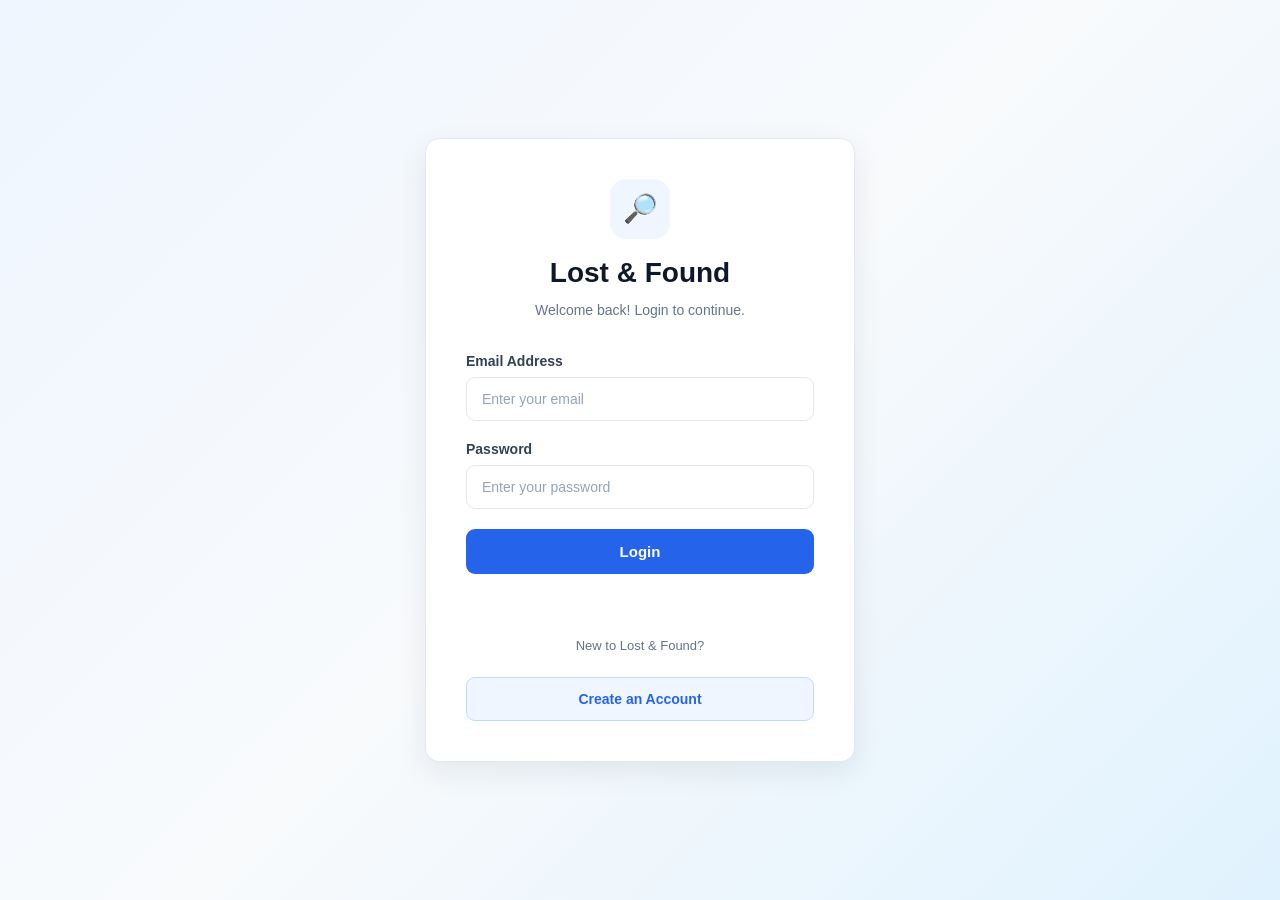
<file: frontend/user-dashboard.html>
<!DOCTYPE html>
<html lang="en">

<head>

    <!-- Basic page settings -->
    <meta charset="UTF-8">

    <!-- Responsive design -->
    <meta name="viewport" content="width=device-width, initial-scale=1.0">

    <title>User Dashboard | Lost & Found</title>

    <!-- Main stylesheet -->
    <link rel="stylesheet" href="css/style.css">

</head>

<body>

    <!-- =========================================
         NAVIGATION BAR
    ========================================== -->

    <header class="main-header">

        <!-- Application logo/name -->
        <a href="user-dashboard.html" class="brand">
            <span class="brand-symbol">🔎</span>
            <span>Lost & Found</span>
        </a>


        <!-- Navigation links -->
        <nav class="main-nav">

            <a
                href="user-dashboard.html"
                class="nav-link active"
            >
                Dashboard
            </a>

            <a
                href="items.html"
                class="nav-link"
            >
                Items
            </a>

            <a
                href="report-item.html"
                class="nav-link"
            >
                Report Item
            </a>

            <a
                href="claims.html"
                class="nav-link"
            >
                My Claims
            </a>

            <button
                type="button"
                id="logoutBtn"
                class="logout-btn"
            >
                Logout
            </button>

        </nav>

    </header>


    <!-- =========================================
         MAIN DASHBOARD
    ========================================== -->

    <main class="dashboard-container">


        <!-- =====================================
             WELCOME SECTION
        ====================================== -->

        <section class="dashboard-welcome">

            <div>

                <span class="welcome-label">
                    USER DASHBOARD
                </span>

                <h1>
                    Welcome to Lost & Found 👋
                </h1>

                <p>
                    Find lost items, report belongings,
                    and help reunite people with what matters.
                </p>

            </div>


            <!-- Quick report button -->
            <a
                href="report-item.html"
                class="dashboard-primary-btn"
            >
                + Report an Item
            </a>

        </section>


        <!-- =====================================
             STATISTICS / QUICK CARDS
        ====================================== -->

        <section class="dashboard-cards">


            <!-- Lost Items -->
            <article class="dashboard-card">

                <div class="dashboard-card-icon lost-icon">
                    🔍
                </div>

                <div class="dashboard-card-content">

                    <h3>Lost Items</h3>

                    <p>
                        Browse items reported as lost.
                    </p>

                    <a href="items.html?type=LOST">
                        View Lost Items →
                    </a>

                </div>

            </article>


            <!-- Found Items -->
            <article class="dashboard-card">

                <div class="dashboard-card-icon found-icon">
                    ✓
                </div>

                <div class="dashboard-card-content">

                    <h3>Found Items</h3>

                    <p>
                        Browse items that have been found.
                    </p>

                    <a href="items.html?type=FOUND">
                        View Found Items →
                    </a>

                </div>

            </article>


            <!-- Report Item -->
            <article class="dashboard-card">

                <div class="dashboard-card-icon report-icon">
                    +
                </div>

                <div class="dashboard-card-content">

                    <h3>Report Item</h3>

                    <p>
                        Report something you lost or found.
                    </p>

                    <a href="report-item.html">
                        Report Item →
                    </a>

                </div>

            </article>


            <!-- Claims -->
            <article class="dashboard-card">

                <div class="dashboard-card-icon claims-icon">
                    📋
                </div>

                <div class="dashboard-card-content">

                    <h3>My Claims</h3>

                    <p>
                        Check the status of your submitted claims.
                    </p>

                    <a href="claims.html">
                        View Claims →
                    </a>

                </div>

            </article>


        </section>


        <!-- =====================================
             QUICK ACTIONS
        ====================================== -->

        <section class="quick-actions">

            <div class="section-heading">

                <div>

                    <span class="section-label">
                        QUICK ACTIONS
                    </span>

                    <h2>
                        What would you like to do?
                    </h2>

                </div>

            </div>


            <div class="action-grid">


                <!-- Browse lost items -->
                <a
                    href="items.html?type=LOST"
                    class="action-card"
                >

                    <span class="action-icon">
                        🔍
                    </span>

                    <div>

                        <h3>
                            Find a Lost Item
                        </h3>

                        <p>
                            Search through items reported as lost.
                        </p>

                    </div>

                    <span class="action-arrow">
                        →
                    </span>

                </a>


                <!-- Browse found items -->
                <a
                    href="items.html?type=FOUND"
                    class="action-card"
                >

                    <span class="action-icon">
                        📦
                    </span>

                    <div>

                        <h3>
                            Browse Found Items
                        </h3>

                        <p>
                            See items that have been found.
                        </p>

                    </div>

                    <span class="action-arrow">
                        →
                    </span>

                </a>


                <!-- Report item -->
                <a
                    href="report-item.html"
                    class="action-card"
                >

                    <span class="action-icon">
                        📝
                    </span>

                    <div>

                        <h3>
                            Report an Item
                        </h3>

                        <p>
                            Report a lost or found belonging.
                        </p>

                    </div>

                    <span class="action-arrow">
                        →
                    </span>

                </a>


                <!-- Claims -->
                <a
                    href="claims.html"
                    class="action-card"
                >

                    <span class="action-icon">
                        📋
                    </span>

                    <div>

                        <h3>
                            Track My Claims
                        </h3>

                        <p>
                            Check your existing claim requests.
                        </p>

                    </div>

                    <span class="action-arrow">
                        →
                    </span>

                </a>


            </div>

        </section>


        <!-- =====================================
             INFORMATION SECTION
        ====================================== -->

        <section class="dashboard-info">

            <div class="info-icon">
                💡
            </div>

            <div>

                <h3>
                    How Lost & Found works
                </h3>

                <p>
                    Report a lost or found item, browse available
                    items, and submit a claim when you recognize
                    something that belongs to you.
                </p>

            </div>

        </section>


    </main>


    <!-- =========================================
         EXISTING AUTHENTICATION LOGIC
    ========================================== -->

    <script>

        // Get the current user's role
        const role = localStorage.getItem("role");


        // Only USER accounts can access this dashboard
        if (role !== "USER") {

            window.location.href = "index.html";

        }


        // Logout functionality
        document
            .getElementById("logoutBtn")
            .addEventListener("click", function () {

                // Remove stored user information
                localStorage.removeItem("userId");
                localStorage.removeItem("role");

                // Return to login page
                window.location.href = "index.html";

            });

    </script>

</body>

</html>
</file>
<file: frontend/css/style.css>
/* =========================================
   1. GLOBAL RESET
   Removes default browser spacing
========================================= */

* {
    margin: 0;
    padding: 0;
    box-sizing: border-box;
}


/* =========================================
   2. ROOT VARIABLES
   Common colors and values for the website
========================================= */

:root {
    --primary-color: #2563eb;
    --primary-hover: #1d4ed8;

    --background-color: #f1f5f9;
    --card-color: #ffffff;

    --heading-color: #0f172a;
    --text-color: #64748b;

    --border-color: #e2e8f0;

    --shadow: 0 10px 30px rgba(15, 23, 42, 0.08);

    --border-radius: 14px;
}


/* =========================================
   3. BODY STYLING
   Sets the default font and background
========================================= */

body {
    font-family: Arial, Helvetica, sans-serif;
    background-color: var(--background-color);
    color: var(--heading-color);
    min-height: 100vh;
}


/* =========================================
   4. AUTH PAGE
   Centers the login card
========================================= */

.auth-page {
    min-height: 100vh;

    display: flex;
    justify-content: center;
    align-items: center;

    padding: 20px;

    background: linear-gradient(
        135deg,
        #eff6ff,
        #f8fafc,
        #e0f2fe
    );
}


/* =========================================
   5. AUTH CARD
   Main white login container
========================================= */

.auth-card {
    width: 100%;
    max-width: 430px;

    background-color: var(--card-color);

    padding: 40px;

    border: 1px solid var(--border-color);
    border-radius: var(--border-radius);

    box-shadow: var(--shadow);

    transition: transform 0.3s ease,
                box-shadow 0.3s ease;
}

/* Slight card elevation on hover */

.auth-card:hover {
    transform: translateY(-3px);

    box-shadow: 0 16px 40px rgba(15, 23, 42, 0.12);
}


/* =========================================
   6. AUTH HEADER
   Logo, heading and welcome text
========================================= */

.auth-header {
    text-align: center;
    margin-bottom: 32px;
}

/* Logo icon */

.brand-icon {
    width: 60px;
    height: 60px;

    display: flex;
    justify-content: center;
    align-items: center;

    margin: 0 auto 18px;

    background-color: #eff6ff;

    border-radius: 16px;

    font-size: 28px;
}

/* Main heading */

.auth-header h1 {
    font-size: 28px;
    font-weight: 700;

    color: var(--heading-color);

    margin-bottom: 10px;
}

/* Welcome text */

.auth-header p {
    font-size: 14px;
    color: var(--text-color);
    line-height: 1.6;
}


/* =========================================
   7. FORM STYLING
========================================= */

.auth-form {
    display: flex;
    flex-direction: column;
    gap: 20px;
}

/* Each input and its label */

.form-group {
    display: flex;
    flex-direction: column;
    gap: 8px;
}

/* Input labels */

.form-group label {
    font-size: 14px;
    font-weight: 600;

    color: #334155;
}

/* Email and password inputs */

.form-group input {
    width: 100%;

    padding: 13px 15px;

    font-size: 14px;
    font-family: inherit;

    color: var(--heading-color);

    background-color: #ffffff;

    border: 1px solid var(--border-color);
    border-radius: 9px;

    outline: none;

    transition: border-color 0.2s ease,
                box-shadow 0.2s ease;
}

/* Placeholder color */

.form-group input::placeholder {
    color: #94a3b8;
}

/* Input focus effect */

.form-group input:focus {
    border-color: var(--primary-color);

    box-shadow: 0 0 0 3px rgba(37, 99, 235, 0.12);
}


/* =========================================
   8. PRIMARY LOGIN BUTTON
========================================= */

.primary-btn {
    width: 100%;

    padding: 14px;

    background-color: var(--primary-color);
    color: #ffffff;

    border: none;
    border-radius: 9px;

    font-size: 15px;
    font-weight: 600;

    cursor: pointer;

    transition: background-color 0.2s ease,
                transform 0.2s ease,
                box-shadow 0.2s ease;
}

/* Button hover */

.primary-btn:hover {
    background-color: var(--primary-hover);

    transform: translateY(-2px);

    box-shadow: 0 5px 14px rgba(37, 99, 235, 0.25);
}

/* Button click */

.primary-btn:active {
    transform: translateY(0);
}

/* Keyboard focus */

.primary-btn:focus-visible,
.secondary-btn:focus-visible {
    outline: 3px solid rgba(37, 99, 235, 0.35);
    outline-offset: 3px;
}


/* =========================================
   9. FORM MESSAGE
   Displays login success or error messages
========================================= */

.form-message {
    font-size: 13px;
    text-align: center;
    line-height: 1.5;

    color: #dc2626;
}


/* =========================================
   10. AUTH DIVIDER
========================================= */

.auth-divider {
    display: flex;
    align-items: center;
    justify-content: center;

    margin: 24px 0;

    color: var(--text-color);
    font-size: 13px;
}


/* =========================================
   11. SECONDARY BUTTON
   Create account button
========================================= */

.secondary-btn {
    display: block;
    width: 100%;

    padding: 13px;

    text-align: center;
    text-decoration: none;

    color: var(--primary-color);

    background-color: #eff6ff;

    border: 1px solid #bfdbfe;
    border-radius: 9px;

    font-size: 14px;
    font-weight: 600;

    transition: background-color 0.2s ease,
                border-color 0.2s ease;
}

/* Register button hover */

.secondary-btn:hover {
    background-color: #dbeafe;
    border-color: #93c5fd;
}


/* =========================================
   12. RESPONSIVE DESIGN
   Adjusts the card for mobile screens
========================================= */

@media (max-width: 480px) {

    .auth-card {
        padding: 28px 22px;
    }

    .auth-header h1 {
        font-size: 24px;
    }

    .brand-icon {
        width: 54px;
        height: 54px;
    }

}


/* =========================================
   13. REDUCED MOTION
   Respects users who prefer less animation
========================================= */

@media (prefers-reduced-motion: reduce) {

    *,
    *::before,
    *::after {
        scroll-behavior: auto !important;
        animation-duration: 0.01ms !important;
        transition-duration: 0.01ms !important;
    }

}


/* =========================================
   USER DASHBOARD
========================================= */


/* =========================================
   MAIN HEADER
========================================= */

.main-header {
    min-height: 70px;

    display: flex;
    align-items: center;
    justify-content: space-between;

    padding: 15px 40px;

    background-color: #0f172a;

    border-bottom: 1px solid #1e293b;
}


/* Application brand */

.brand {
    display: flex;
    align-items: center;

    gap: 10px;

    color: #ffffff;

    font-size: 20px;
    font-weight: 700;

    text-decoration: none;
}


/* Brand icon */

.brand-symbol {
    width: 38px;
    height: 38px;

    display: flex;
    align-items: center;
    justify-content: center;

    background-color: #2563eb;

    border-radius: 10px;

    font-size: 18px;
}


/* =========================================
   NAVIGATION
========================================= */

.main-nav {
    display: flex;
    align-items: center;

    gap: 8px;
}


/* Navigation links */

.nav-link {
    padding: 9px 13px;

    color: #cbd5e1;

    border-radius: 7px;

    font-size: 14px;

    text-decoration: none;

    transition:
        background-color 0.2s ease,
        color 0.2s ease;
}


/* Navigation hover */

.nav-link:hover {
    color: #ffffff;

    background-color: #1e293b;

    text-decoration: none;
}


/* Active navigation item */

.nav-link.active {
    color: #ffffff;

    background-color: #2563eb;
}


/* =========================================
   LOGOUT BUTTON
========================================= */

.logout-btn {
    width: auto;

    margin: 0;

    padding: 9px 15px;

    border: 1px solid #475569;

    border-radius: 7px;

    background-color: transparent;

    color: #cbd5e1;

    font-size: 14px;

    cursor: pointer;

    transition:
        background-color 0.2s ease,
        color 0.2s ease,
        border-color 0.2s ease;
}


/* Logout hover */

.logout-btn:hover {
    background-color: #dc2626;

    border-color: #dc2626;

    color: #ffffff;
}


/* =========================================
   DASHBOARD CONTAINER
========================================= */

.dashboard-container {
    max-width: 1200px;

    margin: 0 auto;

    padding: 45px 30px;
}


/* =========================================
   WELCOME SECTION
========================================= */

.dashboard-welcome {
    display: flex;

    align-items: center;
    justify-content: space-between;

    gap: 30px;

    margin-bottom: 35px;

    padding: 35px;

    background:
        linear-gradient(
            135deg,
            #0f172a,
            #1e3a8a
        );

    border-radius: 18px;

    color: #ffffff;

    box-shadow:
        0 12px 30px rgba(15, 23, 42, 0.15);
}


/* Small label */

.welcome-label {
    display: block;

    margin-bottom: 10px;

    color: #93c5fd;

    font-size: 12px;

    font-weight: 700;

    letter-spacing: 1.5px;
}


/* Welcome heading */

.dashboard-welcome h1 {
    margin-bottom: 10px;

    color: #ffffff;

    font-size: 30px;
}


/* Welcome description */

.dashboard-welcome p {
    max-width: 650px;

    margin: 0;

    color: #cbd5e1;

    line-height: 1.6;
}


/* =========================================
   PRIMARY DASHBOARD BUTTON
========================================= */

.dashboard-primary-btn {
    flex-shrink: 0;

    padding: 13px 20px;

    background-color: #ffffff;

    color: #1d4ed8;

    border-radius: 9px;

    font-size: 14px;

    font-weight: 700;

    text-decoration: none;

    transition:
        transform 0.2s ease,
        box-shadow 0.2s ease;
}


.dashboard-primary-btn:hover {
    transform: translateY(-2px);

    box-shadow:
        0 8px 20px rgba(0, 0, 0, 0.15);

    text-decoration: none;
}


/* =========================================
   DASHBOARD CARDS
========================================= */

.dashboard-cards {
    display: grid;

    grid-template-columns:
        repeat(4, 1fr);

    gap: 18px;

    margin-top: 0;
}


/* Individual card */

.dashboard-card {
    display: flex;

    flex-direction: column;

    padding: 24px;

    background-color: #ffffff;

    border: 1px solid #e2e8f0;

    border-radius: 14px;

    box-shadow:
        0 4px 15px rgba(15, 23, 42, 0.05);

    transition:
        transform 0.2s ease,
        box-shadow 0.2s ease,
        border-color 0.2s ease;
}


/* Card hover */

.dashboard-card:hover {
    transform: translateY(-5px);

    border-color: #bfdbfe;

    box-shadow:
        0 12px 25px rgba(15, 23, 42, 0.10);
}


/* =========================================
   CARD ICON
========================================= */

.dashboard-card-icon {
    width: 46px;
    height: 46px;

    display: flex;

    align-items: center;
    justify-content: center;

    margin-bottom: 18px;

    border-radius: 12px;

    font-size: 20px;

    font-weight: 700;
}


/* Lost */

.lost-icon {
    background-color: #fff7ed;

    color: #ea580c;
}


/* Found */

.found-icon {
    background-color: #ecfeff;

    color: #0891b2;
}


/* Report */

.report-icon {
    background-color: #eff6ff;

    color: #2563eb;
}


/* Claims */

.claims-icon {
    background-color: #f5f3ff;

    color: #7c3aed;
}


/* =========================================
   CARD CONTENT
========================================= */

.dashboard-card-content {
    flex: 1;
}


.dashboard-card h3 {
    margin-bottom: 8px;

    color: #0f172a;

    font-size: 17px;
}


.dashboard-card p {
    margin-bottom: 18px;

    color: #64748b;

    font-size: 13px;

    line-height: 1.6;
}


.dashboard-card a {
    color: #2563eb;

    font-size: 13px;

    font-weight: 700;

    text-decoration: none;
}


.dashboard-card a:hover {
    color: #1d4ed8;

    text-decoration: none;
}


/* =========================================
   QUICK ACTIONS
========================================= */

.quick-actions {
    margin-top: 50px;
}


.section-label {
    display: block;

    margin-bottom: 6px;

    color: #2563eb;

    font-size: 11px;

    font-weight: 700;

    letter-spacing: 1.5px;
}


.section-heading h2 {
    margin-bottom: 20px;

    color: #0f172a;

    font-size: 24px;
}


/* =========================================
   ACTION GRID
========================================= */

.action-grid {
    display: grid;

    grid-template-columns:
        repeat(2, 1fr);

    gap: 16px;
}


/* Individual action */

.action-card {
    display: flex;

    align-items: center;

    gap: 15px;

    padding: 20px;

    background-color: #ffffff;

    border: 1px solid #e2e8f0;

    border-radius: 12px;

    color: inherit;

    text-decoration: none;

    transition:
        transform 0.2s ease,
        border-color 0.2s ease,
        box-shadow 0.2s ease;
}


.action-card:hover {
    transform: translateY(-3px);

    border-color: #bfdbfe;

    box-shadow:
        0 8px 20px rgba(15, 23, 42, 0.08);

    text-decoration: none;
}


/* Action icon */

.action-icon {
    width: 45px;
    height: 45px;

    flex-shrink: 0;

    display: flex;

    justify-content: center;
    align-items: center;

    background-color: #eff6ff;

    border-radius: 10px;

    font-size: 19px;
}


/* Action content */

.action-card div {
    flex: 1;
}


.action-card h3 {
    margin-bottom: 5px;

    color: #0f172a;

    font-size: 15px;
}


.action-card p {
    margin: 0;

    color: #64748b;

    font-size: 13px;

    line-height: 1.5;
}


/* Arrow */

.action-arrow {
    color: #2563eb;

    font-size: 20px;

    transition: transform 0.2s ease;
}


.action-card:hover .action-arrow {
    transform: translateX(4px);
}


/* =========================================
   INFORMATION BOX
========================================= */

.dashboard-info {
    display: flex;

    align-items: flex-start;

    gap: 15px;

    margin-top: 40px;

    padding: 22px;

    background-color: #eff6ff;

    border: 1px solid #bfdbfe;

    border-radius: 12px;
}


.info-icon {
    font-size: 22px;
}


.dashboard-info h3 {
    margin-bottom: 6px;

    color: #1e3a8a;

    font-size: 15px;
}


.dashboard-info p {
    margin: 0;

    color: #475569;

    font-size: 13px;

    line-height: 1.6;
}


/* =========================================
   DASHBOARD RESPONSIVENESS
========================================= */


/* Tablet */

@media (max-width: 1000px) {

    .dashboard-cards {
        grid-template-columns:
            repeat(2, 1fr);
    }

}


/* Mobile */

@media (max-width: 700px) {

    .main-header {
        flex-direction: column;

        gap: 15px;

        padding: 15px 20px;
    }


    .main-nav {
        width: 100%;

        justify-content: center;

        flex-wrap: wrap;
    }


    .dashboard-container {
        padding: 25px 18px;
    }


    .dashboard-welcome {
        flex-direction: column;

        align-items: flex-start;

        padding: 25px;
    }


    .dashboard-welcome h1 {
        font-size: 25px;
    }


    .dashboard-primary-btn {
        width: 100%;

        text-align: center;
    }


    .dashboard-cards {
        grid-template-columns: 1fr;
    }


    .action-grid {
        grid-template-columns: 1fr;
    }

}


/* Small mobile */

@media (max-width: 450px) {

    .main-nav {
        gap: 4px;
    }


    .nav-link {
        padding: 8px 9px;

        font-size: 12px;
    }


    .logout-btn {
        padding: 8px 10px;

        font-size: 12px;
    }


    .dashboard-welcome {
        border-radius: 14px;
    }


    .dashboard-info {
        flex-direction: column;
    }

}

/* =========================================
   ITEMS PAGE
========================================= */


/* =========================================
   ITEMS PAGE CONTAINER
========================================= */

.items-page {
    max-width: 1200px;

    margin: 0 auto;

    padding: 40px 30px;
}


/* =========================================
   ITEMS HERO
========================================= */

.items-hero {
    display: flex;

    align-items: center;
    justify-content: space-between;

    gap: 30px;

    margin-bottom: 30px;

    padding: 35px;

    background:
        linear-gradient(
            135deg,
            #0f172a,
            #1e3a8a
        );

    border-radius: 18px;

    color: white;

    box-shadow:
        0 12px 30px rgba(15, 23, 42, 0.15);
}


.items-hero h1 {
    margin-bottom: 10px;

    color: white;

    font-size: 30px;
}


.items-hero p {
    margin: 0;

    color: #cbd5e1;

    line-height: 1.6;
}


/* =========================================
   FILTER SECTION
========================================= */

.items-filter-section {
    margin-bottom: 35px;

    padding: 25px;

    background: white;

    border: 1px solid #e2e8f0;

    border-radius: 14px;

    box-shadow:
        0 4px 15px rgba(15, 23, 42, 0.05);
}


/* Filter heading */

.filter-header {
    margin-bottom: 20px;
}


.filter-header h2 {
    margin-bottom: 5px;

    color: #0f172a;

    font-size: 20px;
}


.filter-header p {
    margin: 0;

    color: #64748b;

    font-size: 13px;
}


/* =========================================
   FILTER GRID
========================================= */

.items-filters {
    display: grid;

    grid-template-columns:
        2fr 1fr 1fr 1.5fr;

    gap: 15px;
}


/* =========================================
   FILTER GROUP
========================================= */

.filter-group {
    display: flex;

    flex-direction: column;

    gap: 7px;
}


.filter-group label {
    color: #334155;

    font-size: 13px;

    font-weight: 600;
}


/* =========================================
   FILTER INPUTS
========================================= */

.filter-group input,
.filter-group select {
    width: 100%;

    min-height: 44px;

    padding: 11px 13px;

    background: white;

    border: 1px solid #e2e8f0;

    border-radius: 8px;

    color: #0f172a;

    font-family: inherit;

    font-size: 13px;

    outline: none;

    transition:
        border-color 0.2s ease,
        box-shadow 0.2s ease;
}


.filter-group input:focus,
.filter-group select:focus {
    border-color: #2563eb;

    box-shadow:
        0 0 0 3px rgba(37, 99, 235, 0.10);
}


/* =========================================
   INPUT WITH ICON
========================================= */

.input-with-icon {
    position: relative;
}


.input-with-icon span {
    position: absolute;

    left: 13px;

    top: 50%;

    transform: translateY(-50%);

    font-size: 14px;

    pointer-events: none;
}


.input-with-icon input {
    padding-left: 38px;
}


/* =========================================
   RESULTS HEADER
========================================= */

.items-results-header {
    display: flex;

    align-items: center;

    justify-content: space-between;

    margin-bottom: 20px;
}


.items-results-header h2 {
    margin-bottom: 5px;

    color: #0f172a;

    font-size: 22px;
}


.items-results-header p {
    margin: 0;

    color: #64748b;

    font-size: 13px;
}


/* =========================================
   ITEMS GRID
========================================= */

.items-grid {
    display: grid;

    grid-template-columns:
        repeat(3, 1fr);

    gap: 20px;

    margin-top: 0;
}


/* =========================================
   ITEM CARD
========================================= */

.item-card {
    display: flex;

    flex-direction: column;

    min-width: 0;

    padding: 22px;

    background: white;

    border: 1px solid #e2e8f0;

    border-radius: 14px;

    box-shadow:
        0 4px 15px rgba(15, 23, 42, 0.05);

    transition:
        transform 0.25s ease,
        box-shadow 0.25s ease,
        border-color 0.25s ease;
}


/* Card hover */

.item-card:hover {
    transform: translateY(-5px);

    border-color: #bfdbfe;

    box-shadow:
        0 14px 30px rgba(15, 23, 42, 0.11);
}


/* =========================================
   CARD HEADER
========================================= */

.item-card-header {
    display: flex;

    align-items: center;

    justify-content: space-between;

    gap: 10px;

    margin-bottom: 16px;
}


/* Item icon */

.item-card-icon {
    width: 45px;
    height: 45px;

    display: flex;

    align-items: center;
    justify-content: center;

    background-color: #f1f5f9;

    border-radius: 11px;

    font-size: 20px;
}


/* =========================================
   STATUS BADGES
========================================= */

.item-status {
    display: inline-flex;

    align-items: center;

    padding: 5px 9px;

    border-radius: 999px;

    font-size: 10px;

    font-weight: 700;

    letter-spacing: 0.5px;
}


/* Returned = Green */

.status-returned {
    background-color: #dcfce7;

    color: #15803d;
}


/* Lost = Amber */

.status-lost {
    background-color: #fef3c7;

    color: #b45309;
}


/* Found = Blue/Teal */

.status-found {
    background-color: #cffafe;

    color: #0e7490;
}


/* Claimed = Purple */

.status-claimed {
    background-color: #ede9fe;

    color: #6d28d9;
}


/* Active = Blue */

.status-active {
    background-color: #dbeafe;

    color: #1d4ed8;
}


/* =========================================
   ITEM TITLE
========================================= */

.item-title {
    margin-bottom: 10px;

    color: #0f172a;

    font-size: 18px;

    line-height: 1.3;
}


/* =========================================
   TYPE BADGE
========================================= */

.item-type {
    display: inline-flex;

    align-self: flex-start;

    margin-bottom: 18px;

    padding: 5px 10px;

    border-radius: 6px;

    font-size: 11px;

    font-weight: 700;

    letter-spacing: 0.5px;
}


/* Lost */

.type-lost {
    background-color: #fff7ed;

    color: #c2410c;
}


/* Found */

.type-found {
    background-color: #ecfeff;

    color: #0e7490;
}


/* Default */

.type-default {
    background-color: #f1f5f9;

    color: #475569;
}


/* =========================================
   ITEM DETAILS
========================================= */

.item-details {
    display: flex;

    flex-direction: column;

    gap: 12px;

    margin-bottom: 18px;
}


.item-detail {
    display: flex;

    align-items: center;

    gap: 10px;
}


/* Detail icon */

.detail-icon {
    width: 32px;
    height: 32px;

    display: flex;

    align-items: center;
    justify-content: center;

    flex-shrink: 0;

    background-color: #f8fafc;

    border-radius: 7px;

    font-size: 14px;
}


/* Detail text */

.item-detail div {
    display: flex;

    flex-direction: column;

    gap: 2px;

    min-width: 0;
}


.item-detail small {
    color: #94a3b8;

    font-size: 10px;

    text-transform: uppercase;

    letter-spacing: 0.5px;
}


.item-detail strong {
    overflow: hidden;

    color: #334155;

    font-size: 12px;

    font-weight: 600;

    text-overflow: ellipsis;

    white-space: nowrap;
}


/* =========================================
   DESCRIPTION
========================================= */

.item-description {
    display: -webkit-box;

    margin-bottom: 20px;

    color: #64748b;

    font-size: 13px;

    line-height: 1.6;

    -webkit-box-orient: vertical;

    -webkit-line-clamp: 2;

    overflow: hidden;
}


/* =========================================
   CARD FOOTER
========================================= */

.item-card-footer {
    margin-top: auto;

    padding-top: 16px;

    border-top: 1px solid #f1f5f9;
}


/* =========================================
   VIEW DETAILS BUTTON
========================================= */

.view-item-btn {
    width: 100%;

    display: flex;

    align-items: center;

    justify-content: center;

    gap: 8px;

    padding: 11px 15px;

    border: 1px solid #bfdbfe;

    border-radius: 8px;

    background-color: #eff6ff;

    color: #1d4ed8;

    font-family: inherit;

    font-size: 13px;

    font-weight: 700;

    cursor: pointer;

    transition:
        background-color 0.2s ease,
        border-color 0.2s ease,
        transform 0.2s ease;
}


.view-item-btn:hover {
    background-color: #2563eb;

    border-color: #2563eb;

    color: white;

    transform: translateY(-1px);
}


.view-item-btn span {
    transition:
        transform 0.2s ease;
}


.view-item-btn:hover span {
    transform: translateX(3px);
}


/* =========================================
   MESSAGE
========================================= */

.items-message {
    margin: 15px 0;

    color: #dc2626;

    text-align: center;

    font-size: 13px;
}


/* =========================================
   EMPTY STATE
========================================= */

.empty-state {
    padding: 60px 20px;

    text-align: center;

    background-color: white;

    border: 1px dashed #cbd5e1;

    border-radius: 14px;
}


.empty-state-icon {
    margin-bottom: 12px;

    font-size: 35px;
}


.empty-state h3 {
    margin-bottom: 7px;

    color: #334155;

    font-size: 18px;
}


.empty-state p {
    color: #64748b;

    font-size: 13px;
}


/* =========================================
   ITEMS RESPONSIVE DESIGN
========================================= */

@media (max-width: 1000px) {

    .items-filters {
        grid-template-columns:
            repeat(2, 1fr);
    }


    .items-grid {
        grid-template-columns:
            repeat(2, 1fr);
    }

}


/* =========================================
   MOBILE
========================================= */

@media (max-width: 700px) {

    .items-page {
        padding: 25px 18px;
    }


    .items-hero {
        flex-direction: column;

        align-items: flex-start;

        padding: 25px;
    }


    .items-hero h1 {
        font-size: 25px;
    }


    .dashboard-primary-btn {
        width: 100%;

        text-align: center;
    }


    .items-filters {
        grid-template-columns: 1fr;
    }


    .items-grid {
        grid-template-columns: 1fr;
    }


    .items-filter-section {
        padding: 20px;
    }

}


/* =========================================
   SMALL MOBILE
========================================= */

@media (max-width: 450px) {

    .items-hero {
        border-radius: 14px;
    }


    .item-card {
        padding: 18px;
    }


    .items-results-header h2 {
        font-size: 20px;
    }

}



/* =========================================
   REPORT ITEM PAGE
   ========================================= */

   .report-page {
    max-width: 900px;
    margin: 0 auto;
    padding: 40px 20px 60px;
}

/* Page heading */
.report-header {
    text-align: center;
    margin-bottom: 30px;
}

.report-header h1 {
    margin: 10px 0;
    font-size: 32px;
    color: #0f172a;
}

.report-header p {
    margin: 0;
    color: #64748b;
    font-size: 16px;
}

.section-label {
    display: inline-block;
    color: #2563eb;
    font-size: 13px;
    font-weight: 700;
    text-transform: uppercase;
    letter-spacing: 1px;
}

/* Main form card */
.report-card {
    background: #ffffff;
    border: 1px solid #e2e8f0;
    border-radius: 16px;
    padding: 32px;
    box-shadow: 0 8px 25px rgba(15, 23, 42, 0.08);
}

/* Card heading */
.report-card-header {
    display: flex;
    align-items: center;
    gap: 15px;
    margin-bottom: 28px;
    padding-bottom: 20px;
    border-bottom: 1px solid #e2e8f0;
}

.report-form-icon {
    width: 50px;
    height: 50px;
    display: flex;
    align-items: center;
    justify-content: center;
    background: #eff6ff;
    border-radius: 12px;
    font-size: 24px;
}

.report-card-header h2 {
    margin: 0 0 5px;
    color: #0f172a;
    font-size: 22px;
}

.report-card-header p {
    margin: 0;
    color: #64748b;
    font-size: 14px;
}

/* Form */
.report-form {
    display: grid;
    grid-template-columns: 1fr 1fr;
    gap: 22px;
}

/* Individual field */
.form-field {
    display: flex;
    flex-direction: column;
}

.form-field.full-width {
    grid-column: 1 / -1;
}

.form-field label {
    margin-bottom: 8px;
    color: #334155;
    font-size: 14px;
    font-weight: 600;
}

.form-field label::after {
    content: " *";
    color: #ef4444;
}

/* Inputs */
.form-field input,
.form-field select,
.form-field textarea {
    width: 100%;
    box-sizing: border-box;
    padding: 12px 14px;
    border: 1px solid #cbd5e1;
    border-radius: 9px;
    background: #ffffff;
    color: #0f172a;
    font-family: inherit;
    font-size: 15px;
    outline: none;
    transition: 0.2s ease;
}

/* Focus effect */
.form-field input:focus,
.form-field select:focus,
.form-field textarea:focus {
    border-color: #2563eb;
    box-shadow: 0 0 0 3px rgba(37, 99, 235, 0.10);
}

/* Placeholder */
.form-field input::placeholder,
.form-field textarea::placeholder {
    color: #94a3b8;
}

/* Description */
.form-field textarea {
    min-height: 130px;
    resize: vertical;
}

/* Helper text */
.form-helper {
    margin-top: 7px;
    color: #94a3b8;
    font-size: 12px;
}

/* Buttons */
.report-form-actions {
    grid-column: 1 / -1;
    display: flex;
    justify-content: flex-end;
    align-items: center;
    gap: 12px;
    margin-top: 8px;
    padding-top: 22px;
    border-top: 1px solid #e2e8f0;
}

.cancel-btn,
.submit-report-btn {
    display: inline-flex;
    align-items: center;
    justify-content: center;
    min-height: 44px;
    padding: 0 22px;
    border-radius: 9px;
    font-size: 14px;
    font-weight: 600;
    text-decoration: none;
    cursor: pointer;
    transition: 0.2s ease;
}

/* Cancel button */
.cancel-btn {
    background: #f8fafc;
    color: #475569;
    border: 1px solid #cbd5e1;
}

.cancel-btn:hover {
    background: #f1f5f9;
}

/* Submit button */
.submit-report-btn {
    border: none;
    background: #2563eb;
    color: white;
}

.submit-report-btn:hover {
    background: #1d4ed8;
    transform: translateY(-1px);
    box-shadow: 0 5px 12px rgba(37, 99, 235, 0.25);
}

/* Message */
.form-message {
    grid-column: 1 / -1;
    margin: 0;
    padding: 10px 12px;
    border-radius: 8px;
    font-size: 14px;
}

/* Tip box */
.report-tip {
    margin-top: 20px;
    padding: 16px;
    background: #f8fafc;
    border: 1px solid #e2e8f0;
    border-radius: 10px;
    color: #475569;
    font-size: 14px;
    line-height: 1.6;
}

/* =========================================
   MOBILE
   ========================================= */

@media (max-width: 700px) {

    .report-page {
        padding: 25px 15px 40px;
    }

    .report-header h1 {
        font-size: 26px;
    }

    .report-card {
        padding: 22px;
    }

    .report-form {
        grid-template-columns: 1fr;
        gap: 18px;
    }

    .form-field.full-width {
        grid-column: auto;
    }

    .report-form-actions {
        grid-column: auto;
        flex-direction: column-reverse;
        align-items: stretch;
    }

    .cancel-btn,
    .submit-report-btn {
        width: 100%;
    }
}

/* =========================================
   CLAIMS PAGE
   ========================================= */

   .claims-page {
    max-width: 1100px;
    margin: 0 auto;
    padding: 50px 20px 60px;
}


/* =========================================
   PAGE HEADER
   ========================================= */

.claims-header {
    text-align: center;
    margin-bottom: 35px;
}

.claims-header .section-label {
    display: inline-block;
    margin-bottom: 10px;

    color: #2563eb;

    font-size: 13px;
    font-weight: 700;

    letter-spacing: 1.5px;
}

.claims-header h1 {
    margin: 0 0 10px;

    color: #0f172a;

    font-size: 32px;
}

.claims-header p {
    margin: 0;

    color: #64748b;

    font-size: 16px;
}


/* =========================================
   MESSAGE
   ========================================= */

.claims-message {
    margin: 0 0 20px;

    padding: 12px 15px;

    border-radius: 8px;

    font-size: 14px;
}

.claims-message.error {
    background: #fef2f2;

    border: 1px solid #fecaca;

    color: #dc2626;
}


/* =========================================
   CLAIMS SECTION
   ========================================= */

.claims-section {
    background: #ffffff;

    border: 1px solid #e2e8f0;

    border-radius: 16px;

    padding: 28px;

    box-shadow:
        0 8px 25px rgba(15, 23, 42, 0.06);
}


/* Section heading */

.claims-section-header {
    display: flex;

    align-items: center;

    justify-content: space-between;

    gap: 20px;

    margin-bottom: 25px;

    padding-bottom: 20px;

    border-bottom: 1px solid #e2e8f0;
}

.claims-section-header h2 {
    margin: 0 0 5px;

    color: #0f172a;

    font-size: 21px;
}

.claims-section-header p {
    margin: 0;

    color: #64748b;

    font-size: 14px;
}


/* Browse button */

.browse-items-btn {
    display: inline-flex;

    align-items: center;

    justify-content: center;

    min-height: 42px;

    padding: 0 18px;

    border-radius: 8px;

    background: #2563eb;

    color: #ffffff;

    font-size: 14px;

    font-weight: 600;

    text-decoration: none;

    transition: all 0.2s ease;
}

.browse-items-btn:hover {
    background: #1d4ed8;

    transform: translateY(-1px);

    box-shadow:
        0 5px 12px rgba(37, 99, 235, 0.2);
}


/* =========================================
   CLAIM GRID
   ========================================= */

.claims-grid {
    display: grid;

    grid-template-columns:
        repeat(2, minmax(0, 1fr));

    gap: 20px;
}


/* =========================================
   CLAIM CARD
   ========================================= */

.claim-card {
    background: #ffffff;

    border: 1px solid #e2e8f0;

    border-radius: 14px;

    padding: 22px;

    transition:
        transform 0.2s ease,
        box-shadow 0.2s ease,
        border-color 0.2s ease;
}

.claim-card:hover {
    transform: translateY(-3px);

    border-color: #cbd5e1;

    box-shadow:
        0 10px 25px rgba(15, 23, 42, 0.09);
}


/* Card top */

.claim-card-top {
    display: flex;

    align-items: center;

    justify-content: space-between;

    margin-bottom: 18px;
}


/* Icon */

.claim-icon {
    width: 44px;
    height: 44px;

    display: flex;

    align-items: center;

    justify-content: center;

    background: #eff6ff;

    border-radius: 10px;

    font-size: 21px;
}


/* =========================================
   STATUS
   ========================================= */

.claim-status {
    display: inline-flex;

    align-items: center;

    padding: 6px 11px;

    border-radius: 20px;

    font-size: 12px;

    font-weight: 700;

    text-transform: capitalize;
}


/* Pending */

.claim-status.pending {
    background: #fff7ed;

    color: #c2410c;
}


/* Approved */

.claim-status.approved {
    background: #ecfdf5;

    color: #047857;
}


/* Accepted */

.claim-status.accepted {
    background: #ecfdf5;

    color: #047857;
}


/* Rejected */

.claim-status.rejected {
    background: #fef2f2;

    color: #dc2626;
}


/* Cancelled */

.claim-status.cancelled {
    background: #f1f5f9;

    color: #475569;
}


/* =========================================
   CLAIM TITLE
   ========================================= */

.claim-title {
    margin: 0 0 8px;

    color: #0f172a;

    font-size: 20px;

    line-height: 1.3;
}


/* Item ID */

.claim-item-id {
    color: #94a3b8;

    font-size: 12px;

    margin-bottom: 18px;
}


/* =========================================
   MESSAGE BOX
   ========================================= */

.claim-message-box {
    padding: 14px;

    background: #f8fafc;

    border: 1px solid #e2e8f0;

    border-radius: 9px;

    margin-bottom: 20px;
}

.claim-label {
    display: block;

    margin-bottom: 6px;

    color: #64748b;

    font-size: 12px;

    font-weight: 700;

    text-transform: uppercase;

    letter-spacing: 0.5px;
}

.claim-message-box p {
    margin: 0;

    color: #334155;

    font-size: 14px;

    line-height: 1.6;
}


/* =========================================
   CARD FOOTER
   ========================================= */

.claim-card-footer {
    padding-top: 17px;

    border-top: 1px solid #e2e8f0;
}


/* View item button */

.view-claim-btn {
    width: 100%;

    min-height: 42px;

    display: flex;

    align-items: center;

    justify-content: center;

    gap: 8px;

    border: 1px solid #cbd5e1;

    border-radius: 8px;

    background: #ffffff;

    color: #1d4ed8;

    font-family: inherit;

    font-size: 14px;

    font-weight: 600;

    cursor: pointer;

    transition: all 0.2s ease;
}

.view-claim-btn:hover {
    background: #eff6ff;

    border-color: #93c5fd;
}

.view-claim-btn span {
    font-size: 18px;

    transition: transform 0.2s ease;
}

.view-claim-btn:hover span {
    transform: translateX(3px);
}


/* =========================================
   EMPTY STATE
   ========================================= */

.claims-empty-state {
    display: none;

    max-width: 550px;

    margin: 30px auto;

    padding: 45px 25px;

    text-align: center;

    background: #ffffff;

    border: 1px solid #e2e8f0;

    border-radius: 16px;

    box-shadow:
        0 8px 25px rgba(15, 23, 42, 0.05);
}

.empty-icon {
    width: 60px;
    height: 60px;

    display: flex;

    align-items: center;

    justify-content: center;

    margin: 0 auto 18px;

    background: #eff6ff;

    border-radius: 50%;

    font-size: 27px;
}

.claims-empty-state h3 {
    margin: 0 0 8px;

    color: #0f172a;

    font-size: 20px;
}

.claims-empty-state p {
    margin: 0 auto 20px;

    max-width: 430px;

    color: #64748b;

    font-size: 14px;

    line-height: 1.6;
}


/* =========================================
   RESPONSIVE
   ========================================= */

@media (max-width: 800px) {

    .claims-grid {
        grid-template-columns: 1fr;
    }

    .claims-section-header {
        align-items: flex-start;

        flex-direction: column;
    }

    .browse-items-btn {
        width: 100%;
    }
}


@media (max-width: 600px) {

    .claims-page {
        padding: 30px 15px 40px;
    }

    .claims-header h1 {
        font-size: 27px;
    }

    .claims-section {
        padding: 20px;
    }

    .claim-card {
        padding: 18px;
    }
}


/* =========================================
   ITEM DETAILS PAGE
   ========================================= */

.item-details-page {
    max-width: 1000px;
    margin: 0 auto;
    padding: 40px 20px 60px;
}


/* =========================================
   MESSAGE
   ========================================= */

.item-details-message {
    margin-bottom: 15px;
    font-size: 14px;
    color: #dc2626;
}


/* =========================================
   BACK LINK
   ========================================= */

.back-to-items {
    display: inline-flex;
    align-items: center;
    gap: 6px;

    margin-bottom: 20px;

    color: #2563eb;

    font-size: 14px;
    font-weight: 600;

    text-decoration: none;

    transition: 0.2s ease;
}

.back-to-items:hover {
    color: #1d4ed8;
    transform: translateX(-2px);
}


/* =========================================
   ITEM DETAILS CARD
   ========================================= */

.details-card {
    background: #ffffff;

    border: 1px solid #e2e8f0;

    border-radius: 16px;

    padding: 30px;

    box-shadow:
        0 8px 25px rgba(15, 23, 42, 0.07);

    margin-bottom: 25px;
}


/* These styles will also work with
   common HTML generated by item-details.js */

.details-card h2,
.details-card h3 {
    color: #0f172a;
}

.details-card h2 {
    margin-top: 0;
    margin-bottom: 20px;

    font-size: 28px;
}

.details-card h3 {
    margin-bottom: 8px;

    font-size: 20px;
}

.details-card p {
    color: #475569;

    font-size: 15px;

    line-height: 1.6;
}


/* =========================================
   ITEM INFORMATION
   ========================================= */

.details-card strong {
    color: #334155;
}

.details-card button {
    margin-top: 15px;
}


/* =========================================
   CLAIM BOX
   ========================================= */

.claim-box {
    background: #ffffff;

    border: 1px solid #e2e8f0;

    border-radius: 16px;

    padding: 30px;

    box-shadow:
        0 8px 25px rgba(15, 23, 42, 0.06);
}


/* Claim header */

.claim-box-header {
    display: flex;

    align-items: center;

    gap: 15px;

    margin-bottom: 18px;
}


/* Claim icon */

.claim-icon {
    width: 50px;
    height: 50px;

    display: flex;

    align-items: center;

    justify-content: center;

    background: #eff6ff;

    border-radius: 12px;

    font-size: 24px;
}


/* Claim label */

.claim-box-header .claim-label {
    display: block;

    margin-bottom: 4px;

    color: #2563eb;

    font-size: 11px;

    font-weight: 700;

    letter-spacing: 1.2px;
}


/* Claim heading */

.claim-box-header h2 {
    margin: 0;

    color: #0f172a;

    font-size: 22px;
}


/* Description */

.claim-description {
    margin: 0 0 20px;

    max-width: 700px;

    color: #64748b;

    font-size: 14px;

    line-height: 1.6;
}


/* =========================================
   CLAIM INPUT
   ========================================= */

.claim-input-label {
    display: block;

    margin-bottom: 8px;

    color: #334155;

    font-size: 14px;

    font-weight: 600;
}


#claimMessage {
    width: 100%;

    box-sizing: border-box;

    min-height: 130px;

    padding: 13px 14px;

    border: 1px solid #cbd5e1;

    border-radius: 9px;

    background: #ffffff;

    color: #0f172a;

    font-family: inherit;

    font-size: 15px;

    line-height: 1.5;

    resize: vertical;

    outline: none;

    transition: 0.2s ease;
}


#claimMessage::placeholder {
    color: #94a3b8;
}


#claimMessage:focus {
    border-color: #2563eb;

    box-shadow:
        0 0 0 3px rgba(37, 99, 235, 0.10);
}


/* =========================================
   CLAIM FOOTER
   ========================================= */

.claim-form-footer {
    display: flex;

    align-items: center;

    justify-content: space-between;

    gap: 20px;

    margin-top: 18px;
}


.claim-hint {
    color: #94a3b8;

    font-size: 12px;
}


/* Submit button */

.claim-submit-btn {
    min-height: 44px;

    padding: 0 20px;

    display: inline-flex;

    align-items: center;

    justify-content: center;

    gap: 8px;

    border: none;

    border-radius: 9px;

    background: #2563eb;

    color: #ffffff;

    font-family: inherit;

    font-size: 14px;

    font-weight: 600;

    cursor: pointer;

    transition: all 0.2s ease;
}


.claim-submit-btn:hover {
    background: #1d4ed8;

    transform: translateY(-1px);

    box-shadow:
        0 5px 12px rgba(37, 99, 235, 0.25);
}


.claim-submit-btn span {
    font-size: 18px;

    transition: transform 0.2s ease;
}


.claim-submit-btn:hover span {
    transform: translateX(3px);
}


/* =========================================
   CLAIM RESULT
   ========================================= */

.claim-result {
    margin: 18px 0 0;

    padding: 10px 12px;

    border-radius: 8px;

    font-size: 14px;

    line-height: 1.5;
}


/* =========================================
   RESPONSIVE
   ========================================= */

@media (max-width: 700px) {

    .item-details-page {
        padding: 30px 15px 40px;
    }

    .details-card,
    .claim-box {
        padding: 22px;
    }

    .details-card h2 {
        font-size: 24px;
    }

    .claim-box-header h2 {
        font-size: 20px;
    }

    .claim-form-footer {
        flex-direction: column;

        align-items: stretch;
    }

    .claim-submit-btn {
        width: 100%;
    }

    .claim-hint {
        text-align: center;
    }
}


/* =========================================
   ITEM DETAILS CONTENT
   ========================================= */

/* Top section */

.details-card-top {
    display: flex;

    align-items: center;

    justify-content: space-between;

    gap: 20px;

    margin-bottom: 20px;
}


/* Item icon */

.details-item-icon {
    width: 58px;
    height: 58px;

    display: flex;

    align-items: center;

    justify-content: center;

    background: #eff6ff;

    border-radius: 14px;

    font-size: 28px;
}


/* Badges */

.details-badges {
    display: flex;

    align-items: center;

    gap: 8px;

    flex-wrap: wrap;
}


/* Common badge */

.details-type,
.details-status {
    display: inline-flex;

    align-items: center;

    padding: 7px 12px;

    border-radius: 20px;

    font-size: 12px;

    font-weight: 700;
}


/* =========================================
   TYPE BADGES
   ========================================= */

.details-type.lost {
    background: #fff7ed;

    color: #c2410c;
}


.details-type.found {
    background: #ecfeff;

    color: #0f766e;
}


/* =========================================
   STATUS BADGES
   ========================================= */

.details-status.active {
    background: #eff6ff;

    color: #1d4ed8;
}


.details-status.returned {
    background: #ecfdf5;

    color: #047857;
}


.details-status.claimed {
    background: #f5f3ff;

    color: #6d28d9;
}


.details-status.lost {
    background: #fff7ed;

    color: #c2410c;
}


.details-status.found {
    background: #ecfeff;

    color: #0f766e;
}


/* =========================================
   ITEM TITLE
   ========================================= */

.details-item-title {
    margin: 0 0 28px;

    color: #0f172a;

    font-size: 30px;

    line-height: 1.25;
}


/* =========================================
   INFORMATION GRID
   ========================================= */

.details-information {
    display: grid;

    grid-template-columns:
        repeat(3, minmax(0, 1fr));

    gap: 15px;

    margin-bottom: 28px;
}


/* Information item */

.details-information-item {
    display: flex;

    align-items: center;

    gap: 12px;

    padding: 15px;

    background: #f8fafc;

    border: 1px solid #e2e8f0;

    border-radius: 10px;
}


/* Information icon */

.details-icon {
    width: 38px;
    height: 38px;

    display: flex;

    align-items: center;

    justify-content: center;

    flex-shrink: 0;

    background: #ffffff;

    border-radius: 8px;

    font-size: 17px;
}


/* Information text */

.details-information-item small {
    display: block;

    margin-bottom: 4px;

    color: #94a3b8;

    font-size: 11px;

    font-weight: 600;

    text-transform: uppercase;

    letter-spacing: 0.5px;
}


.details-information-item strong {
    display: block;

    color: #334155;

    font-size: 14px;

    word-break: break-word;
}


/* =========================================
   DESCRIPTION
   ========================================= */

.details-description {
    padding-top: 24px;

    border-top: 1px solid #e2e8f0;
}


.details-description h3 {
    margin: 0 0 10px;

    color: #0f172a;

    font-size: 17px;
}


.details-description p {
    margin: 0;

    color: #64748b;

    font-size: 15px;

    line-height: 1.7;
}


/* =========================================
   CLAIM RESULT
   ========================================= */

.claim-result.success {
    background: #ecfdf5;

    border: 1px solid #a7f3d0;

    color: #047857;
}


.claim-result.error {
    background: #fef2f2;

    border: 1px solid #fecaca;

    color: #dc2626;
}


/* Disabled claim button */

.claim-submit-btn:disabled {
    background: #94a3b8;

    cursor: not-allowed;

    transform: none;

    box-shadow: none;
}


/* =========================================
   RESPONSIVE
   ========================================= */

@media (max-width: 750px) {

    .details-information {
        grid-template-columns: 1fr;
    }

}


@media (max-width: 500px) {

    .details-card-top {
        align-items: flex-start;

        flex-direction: column;
    }

    .details-badges {
        width: 100%;
    }

    .details-item-title {
        font-size: 25px;
    }

}


/* =========================================
   ADMIN DASHBOARD
   ========================================= */

   .admin-header {
    border-bottom-color: #cbd5e1;
}


/* Admin badge */

.admin-badge {
    display: inline-flex;

    align-items: center;

    padding: 4px 8px;

    margin-left: 6px;

    border-radius: 5px;

    background: #eff6ff;

    color: #2563eb;

    font-size: 10px;

    font-weight: 700;

    letter-spacing: 0.7px;
}


/* Main page */

.admin-dashboard-page {
    max-width: 1150px;

    margin: 0 auto;

    padding: 50px 20px 60px;
}


/* =========================================
   HERO
   ========================================= */

.admin-hero {
    display: flex;

    align-items: center;

    justify-content: space-between;

    gap: 30px;

    margin-bottom: 45px;

    padding: 35px;

    background: #0f172a;

    border-radius: 18px;

    box-shadow:
        0 10px 30px rgba(15, 23, 42, 0.15);
}


.admin-hero .section-label {
    display: inline-block;

    margin-bottom: 10px;

    color: #93c5fd;

    font-size: 12px;

    font-weight: 700;

    letter-spacing: 1.5px;
}


.admin-hero h1 {
    margin: 0 0 10px;

    color: #ffffff;

    font-size: 34px;
}


.admin-hero p {
    max-width: 650px;

    margin: 0;

    color: #cbd5e1;

    font-size: 15px;

    line-height: 1.6;
}


/* Hero icon */

.admin-hero-icon {
    width: 85px;
    height: 85px;

    display: flex;

    align-items: center;

    justify-content: center;

    flex-shrink: 0;

    background: rgba(255, 255, 255, 0.08);

    border: 1px solid rgba(255, 255, 255, 0.12);

    border-radius: 20px;

    font-size: 40px;
}


/* =========================================
   SECTION HEADING
   ========================================= */

.admin-management-section {
    margin-bottom: 30px;
}


.admin-section-heading {
    margin-bottom: 20px;
}


.admin-section-heading h2 {
    margin: 0 0 5px;

    color: #0f172a;

    font-size: 23px;
}


.admin-section-heading p {
    margin: 0;

    color: #64748b;

    font-size: 14px;
}


/* =========================================
   DASHBOARD CARDS
   ========================================= */

.admin-dashboard-cards {
    display: grid;

    grid-template-columns:
        repeat(2, minmax(0, 1fr));

    gap: 20px;
}


/* Card */

.admin-card {
    padding: 25px;

    background: #ffffff;

    border: 1px solid #e2e8f0;

    border-radius: 15px;

    box-shadow:
        0 5px 18px rgba(15, 23, 42, 0.05);

    transition:
        transform 0.2s ease,
        box-shadow 0.2s ease,
        border-color 0.2s ease;
}


.admin-card:hover {
    transform: translateY(-4px);

    border-color: #cbd5e1;

    box-shadow:
        0 12px 28px rgba(15, 23, 42, 0.09);
}


/* Card top */

.admin-card-top {
    display: flex;

    align-items: center;

    justify-content: space-between;

    margin-bottom: 20px;
}


/* Card icon */

.admin-card-icon {
    width: 48px;
    height: 48px;

    display: flex;

    align-items: center;

    justify-content: center;

    border-radius: 11px;

    font-size: 22px;
}


/* Icon backgrounds */

.users-icon {
    background: #eff6ff;
}

.items-icon {
    background: #ecfeff;
}

.claims-icon {
    background: #f5f3ff;
}

.system-icon {
    background: #f8fafc;
}


/* Card number */

.admin-card-number {
    color: #cbd5e1;

    font-size: 13px;

    font-weight: 700;
}


/* Card heading */

.admin-card h3 {
    margin: 0 0 8px;

    color: #0f172a;

    font-size: 19px;
}


/* Card paragraph */

.admin-card p {
    min-height: 48px;

    margin: 0 0 22px;

    color: #64748b;

    font-size: 14px;

    line-height: 1.6;
}


/* Card button */

.admin-card-btn {
    display: flex;

    align-items: center;

    justify-content: space-between;

    width: 100%;

    box-sizing: border-box;

    min-height: 42px;

    padding: 0 15px;

    border: 1px solid #dbeafe;

    border-radius: 8px;

    background: #eff6ff;

    color: #1d4ed8;

    font-size: 14px;

    font-weight: 600;

    text-decoration: none;

    transition: all 0.2s ease;
}


.admin-card-btn:hover {
    background: #dbeafe;

    border-color: #bfdbfe;
}


.admin-card-btn span {
    font-size: 18px;

    transition: transform 0.2s ease;
}


.admin-card-btn:hover span {
    transform: translateX(4px);
}


/* =========================================
   ADMIN INFO
   ========================================= */

.admin-info-box {
    display: flex;

    align-items: flex-start;

    gap: 15px;

    padding: 20px;

    background: #f8fafc;

    border: 1px solid #e2e8f0;

    border-radius: 12px;
}


.admin-info-icon {
    width: 42px;
    height: 42px;

    display: flex;

    align-items: center;

    justify-content: center;

    flex-shrink: 0;

    background: #ffffff;

    border-radius: 9px;

    font-size: 19px;
}


.admin-info-box h3 {
    margin: 0 0 5px;

    color: #334155;

    font-size: 15px;
}


.admin-info-box p {
    margin: 0;

    color: #64748b;

    font-size: 13px;

    line-height: 1.6;
}


/* =========================================
   RESPONSIVE
   ========================================= */

@media (max-width: 750px) {

    .admin-dashboard-page {
        padding: 30px 15px 40px;
    }

    .admin-hero {
        padding: 25px;

        align-items: flex-start;
    }

    .admin-hero h1 {
        font-size: 28px;
    }

    .admin-hero-icon {
        width: 65px;
        height: 65px;

        font-size: 30px;
    }

    .admin-dashboard-cards {
        grid-template-columns: 1fr;
    }

}


@media (max-width: 500px) {

    .admin-hero {
        flex-direction: column;
    }

    .admin-hero-icon {
        display: none;
    }

    .admin-hero h1 {
        font-size: 25px;
    }

    .admin-card {
        padding: 20px;
    }

    .admin-info-box {
        padding: 16px;
    }

}


/* =========================================
   ADMIN ITEM ACTIONS
   ========================================= */

   .admin-item-actions {
    display: flex;
    align-items: center;
    gap: 8px;
}

.admin-item-action,
.admin-item-delete {
    border: 0;
    border-radius: 8px;

    padding: 8px 11px;

    font-size: 11px;
    font-weight: 600;

    cursor: pointer;

    transition:
        background 0.2s ease,
        transform 0.2s ease;
}


/* Resolve button */

.admin-item-action {
    background: #ecfdf5;
    color: #047857;
}

.admin-item-action:hover {
    background: #d1fae5;

    transform: translateY(-1px);
}


/* Delete button */

.admin-item-delete {
    background: #fef2f2;
    color: #dc2626;
}

.admin-item-delete:hover {
    background: #fee2e2;

    transform: translateY(-1px);
}


/* =========================================
   ITEM DESCRIPTION
   ========================================= */

.admin-item-description strong {
    display: block;

    margin-bottom: 6px;

    font-size: 11px;
    font-weight: 700;
    text-transform: uppercase;
    letter-spacing: 0.5px;

    color: #94a3b8;
}

.admin-item-description p {
    margin: 0;

    font-size: 13px;
    line-height: 1.6;

    color: #64748b;
}


/* =========================================
   RESPONSIVE ADMIN ACTIONS
   ========================================= */

@media (max-width: 480px) {

    .admin-item-card-footer {
        align-items: flex-start;
        flex-direction: column;
        gap: 12px;
    }

    .admin-item-actions {
        width: 100%;
    }

    .admin-item-action,
    .admin-item-delete {
        flex: 1;
    }

}

/* =========================================
   ADMIN ITEMS PAGE
   ========================================= */

   .admin-items-page {
    width: min(1200px, calc(100% - 40px));
    margin: 0 auto;
    padding: 50px 0 80px;
}


/* =========================================
   HERO SECTION
   ========================================= */

.admin-items-hero {
    display: flex;
    align-items: center;
    justify-content: space-between;
    gap: 30px;

    padding: 38px;
    margin-bottom: 35px;

    background: #ffffff;
    border: 1px solid #e2e8f0;
    border-radius: 18px;

    box-shadow: 0 8px 30px rgba(15, 23, 42, 0.06);
}

.admin-items-hero .section-label {
    display: inline-block;

    margin-bottom: 10px;

    font-size: 12px;
    font-weight: 700;
    letter-spacing: 1.2px;

    color: #2563eb;
}

.admin-items-hero h1 {
    margin: 0 0 10px;

    font-size: 34px;
    font-weight: 750;
    line-height: 1.2;

    color: #0f172a;
}

.admin-items-hero p {
    max-width: 620px;

    margin: 0;

    font-size: 15px;
    line-height: 1.7;

    color: #64748b;
}

.admin-items-hero-icon {
    width: 78px;
    height: 78px;

    flex-shrink: 0;

    display: flex;
    align-items: center;
    justify-content: center;

    border-radius: 18px;

    background: #eff6ff;

    font-size: 36px;
}


/* =========================================
   ITEMS SECTION
   ========================================= */

.admin-items-section {
    background: #ffffff;

    border: 1px solid #e2e8f0;
    border-radius: 18px;

    padding: 32px;

    box-shadow: 0 8px 30px rgba(15, 23, 42, 0.05);
}

.admin-items-section-header {
    margin-bottom: 25px;
}

.admin-section-label {
    display: inline-block;

    margin-bottom: 7px;

    font-size: 11px;
    font-weight: 700;
    letter-spacing: 1px;

    color: #64748b;
}

.admin-items-section-header h2 {
    margin: 0 0 6px;

    font-size: 24px;
    font-weight: 700;

    color: #0f172a;
}

.admin-items-section-header p {
    margin: 0;

    font-size: 14px;

    color: #64748b;
}


/* =========================================
   MESSAGE
   ========================================= */

.admin-items-message {
    margin: 0 0 20px;

    font-size: 14px;
}


/* =========================================
   ITEMS GRID
   ========================================= */

.admin-items-grid {
    display: grid;

    grid-template-columns: repeat(3, minmax(0, 1fr));

    gap: 20px;
}


/* =========================================
   ITEM CARD
   ========================================= */

.admin-item-card {
    padding: 22px;

    background: #ffffff;

    border: 1px solid #e2e8f0;
    border-radius: 15px;

    transition:
        transform 0.2s ease,
        box-shadow 0.2s ease,
        border-color 0.2s ease;
}

.admin-item-card:hover {
    transform: translateY(-3px);

    border-color: #cbd5e1;

    box-shadow: 0 12px 28px rgba(15, 23, 42, 0.09);
}


/* =========================================
   CARD HEADER
   ========================================= */

.admin-item-card-header {
    display: flex;
    align-items: center;
    justify-content: space-between;

    margin-bottom: 18px;
}

.admin-item-icon {
    width: 45px;
    height: 45px;

    display: flex;
    align-items: center;
    justify-content: center;

    border-radius: 12px;

    background: #eff6ff;

    font-size: 22px;
}


/* =========================================
   ITEM TYPE
   ========================================= */

.admin-item-type {
    display: inline-flex;
    align-items: center;

    padding: 5px 10px;

    border-radius: 20px;

    font-size: 11px;
    font-weight: 700;
    text-transform: uppercase;
}

.admin-item-type.lost {
    color: #b45309;
    background: #fef3c7;
}

.admin-item-type.found {
    color: #047857;
    background: #d1fae5;
}


/* =========================================
   ITEM TITLE
   ========================================= */

.admin-item-title {
    margin: 0 0 18px;

    font-size: 19px;
    font-weight: 700;

    line-height: 1.35;

    color: #0f172a;
}


/* =========================================
   ITEM DETAILS
   ========================================= */

.admin-item-details {
    display: flex;
    flex-direction: column;

    gap: 11px;

    margin-bottom: 20px;
}

.admin-item-detail {
    display: flex;
    align-items: center;

    gap: 10px;
}

.admin-item-detail-icon {
    width: 32px;
    height: 32px;

    flex-shrink: 0;

    display: flex;
    align-items: center;
    justify-content: center;

    border-radius: 8px;

    background: #f8fafc;

    font-size: 14px;
}

.admin-item-detail-content {
    display: flex;
    flex-direction: column;

    gap: 2px;

    min-width: 0;
}

.admin-item-detail-content small {
    font-size: 11px;

    color: #94a3b8;
}

.admin-item-detail-content strong {
    font-size: 13px;
    font-weight: 600;

    color: #334155;

    overflow-wrap: anywhere;
}


/* =========================================
   DESCRIPTION
   ========================================= */

.admin-item-description {
    margin-bottom: 20px;

    padding-top: 16px;

    border-top: 1px solid #f1f5f9;
}

.admin-item-description > strong {
    display: block;

    margin-bottom: 6px;

    font-size: 11px;
    font-weight: 700;
    letter-spacing: 0.5px;
    text-transform: uppercase;

    color: #94a3b8;
}

.admin-item-description p {
    margin: 0;

    font-size: 13px;
    line-height: 1.6;

    color: #64748b;
}


/* =========================================
   CARD FOOTER
   ========================================= */

.admin-item-card-footer {
    display: flex;
    align-items: center;
    justify-content: space-between;

    gap: 12px;

    padding-top: 15px;

    border-top: 1px solid #f1f5f9;
}


/* =========================================
   STATUS
   ========================================= */

.admin-item-status {
    display: inline-flex;
    align-items: center;

    gap: 6px;

    font-size: 12px;
    font-weight: 700;
}

.admin-item-status::before {
    content: "";

    width: 7px;
    height: 7px;

    border-radius: 50%;

    background: currentColor;
}

.admin-item-status.active {
    color: #059669;
}

.admin-item-status.resolved {
    color: #2563eb;
}

.admin-item-status.returned {
    color: #2563eb;
}

.admin-item-status.claimed {
    color: #7c3aed;
}


/* =========================================
   ACTION BUTTONS
   ========================================= */

.admin-item-actions {
    display: flex;
    align-items: center;

    gap: 8px;
}

.admin-item-action,
.admin-item-delete {
    border: none;
    border-radius: 8px;

    padding: 8px 11px;

    font-size: 11px;
    font-weight: 600;

    cursor: pointer;

    transition:
        background 0.2s ease,
        transform 0.2s ease;
}


/* Resolve button */

.admin-item-action {
    background: #ecfdf5;

    color: #047857;
}

.admin-item-action:hover {
    background: #d1fae5;

    transform: translateY(-1px);
}


/* Delete button */

.admin-item-delete {
    background: #fef2f2;

    color: #dc2626;
}

.admin-item-delete:hover {
    background: #fee2e2;

    transform: translateY(-1px);
}


/* =========================================
   EMPTY STATE
   ========================================= */

.admin-items-empty-state {
    text-align: center;

    padding: 60px 20px;

    border: 1px dashed #cbd5e1;
    border-radius: 15px;

    background: #f8fafc;
}

.empty-state-icon {
    width: 65px;
    height: 65px;

    display: flex;
    align-items: center;
    justify-content: center;

    margin: 0 auto 15px;

    border-radius: 16px;

    background: #e2e8f0;

    font-size: 28px;
}

.admin-items-empty-state h3 {
    margin: 0 0 7px;

    font-size: 18px;

    color: #334155;
}

.admin-items-empty-state p {
    max-width: 450px;

    margin: 0 auto;

    font-size: 14px;
    line-height: 1.6;

    color: #64748b;
}


/* =========================================
   TABLET
   ========================================= */

@media (max-width: 950px) {

    .admin-items-grid {
        grid-template-columns: repeat(2, minmax(0, 1fr));
    }

}


/* =========================================
   MOBILE
   ========================================= */

@media (max-width: 700px) {

    .admin-items-page {
        width: calc(100% - 24px);

        padding: 30px 0 50px;
    }

    .admin-items-hero {
        padding: 25px;
    }

    .admin-items-hero h1 {
        font-size: 28px;
    }

    .admin-items-section {
        padding: 22px 18px;
    }

    .admin-items-grid {
        grid-template-columns: 1fr;
    }

}


/* =========================================
   SMALL MOBILE
   ========================================= */

@media (max-width: 480px) {

    .admin-items-hero {
        display: block;
    }

    .admin-items-hero-icon {
        margin-top: 20px;
    }

    .admin-items-card-footer {
        flex-direction: column;
        align-items: flex-start;
    }

    .admin-item-actions {
        width: 100%;
    }

    .admin-item-action,
    .admin-item-delete {
        flex: 1;
    }

}


/* =========================================
   ADMIN USERS PAGE
   ========================================= */

   .admin-users-page {
    width: min(1200px, calc(100% - 40px));

    margin: 0 auto;

    padding: 50px 0 80px;
}


/* =========================================
   HERO
   ========================================= */

.admin-users-hero {
    display: flex;

    align-items: center;

    justify-content: space-between;

    gap: 30px;

    padding: 38px;

    margin-bottom: 35px;

    background: #ffffff;

    border: 1px solid #e2e8f0;

    border-radius: 18px;

    box-shadow:
        0 8px 30px rgba(15, 23, 42, 0.06);
}

.admin-users-hero .section-label {
    display: inline-block;

    margin-bottom: 10px;

    font-size: 12px;

    font-weight: 700;

    letter-spacing: 1.2px;

    color: #2563eb;
}

.admin-users-hero h1 {
    margin: 0 0 10px;

    font-size: 34px;

    font-weight: 750;

    line-height: 1.2;

    color: #0f172a;
}

.admin-users-hero p {
    max-width: 620px;

    margin: 0;

    font-size: 15px;

    line-height: 1.7;

    color: #64748b;
}

.admin-users-hero-icon {
    width: 78px;

    height: 78px;

    flex-shrink: 0;

    display: flex;

    align-items: center;

    justify-content: center;

    border-radius: 18px;

    background: #eff6ff;

    font-size: 36px;
}


/* =========================================
   USERS SECTION
   ========================================= */

.admin-users-section {
    padding: 32px;

    background: #ffffff;

    border: 1px solid #e2e8f0;

    border-radius: 18px;

    box-shadow:
        0 8px 30px rgba(15, 23, 42, 0.05);
}

.admin-users-section-header {
    margin-bottom: 25px;
}

.admin-users-section-header h2 {
    margin: 0 0 6px;

    font-size: 24px;

    font-weight: 700;

    color: #0f172a;
}

.admin-users-section-header p {
    margin: 0;

    font-size: 14px;

    color: #64748b;
}


/* =========================================
   MESSAGE
   ========================================= */

.admin-users-message {
    margin: 0 0 20px;

    font-size: 14px;

    color: #dc2626;
}


/* =========================================
   USERS GRID
   ========================================= */

.admin-users-grid {
    display: grid;

    grid-template-columns:
        repeat(3, minmax(0, 1fr));

    gap: 20px;
}


/* =========================================
   USER CARD
   ========================================= */

.admin-user-card {
    padding: 22px;

    background: #ffffff;

    border: 1px solid #e2e8f0;

    border-radius: 15px;

    transition:
        transform 0.2s ease,
        box-shadow 0.2s ease,
        border-color 0.2s ease;
}

.admin-user-card:hover {
    transform: translateY(-3px);

    border-color: #cbd5e1;

    box-shadow:
        0 12px 28px rgba(15, 23, 42, 0.09);
}


/* =========================================
   USER CARD TOP
   ========================================= */

.admin-user-card-top {
    display: flex;

    align-items: center;

    justify-content: space-between;

    gap: 15px;

    margin-bottom: 18px;
}

.admin-user-avatar {
    width: 48px;

    height: 48px;

    display: flex;

    align-items: center;

    justify-content: center;

    border-radius: 13px;

    background: #eff6ff;

    color: #2563eb;

    font-size: 22px;

    font-weight: 700;
}


/* =========================================
   ROLE BADGE
   ========================================= */

.admin-user-role {
    display: inline-flex;

    align-items: center;

    padding: 5px 10px;

    border-radius: 20px;

    font-size: 11px;

    font-weight: 700;

    text-transform: uppercase;
}

.admin-user-role.user {
    background: #eff6ff;

    color: #2563eb;
}

.admin-user-role.admin {
    background: #f3e8ff;

    color: #7c3aed;
}


/* =========================================
   USER NAME
   ========================================= */

.admin-user-name {
    margin: 0 0 16px;

    font-size: 19px;

    font-weight: 700;

    line-height: 1.35;

    color: #0f172a;
}


/* =========================================
   USER DETAILS
   ========================================= */

.admin-user-details {
    display: flex;

    flex-direction: column;

    gap: 11px;

    margin-bottom: 20px;
}

.admin-user-detail {
    display: flex;

    align-items: center;

    gap: 10px;
}

.admin-user-detail-icon {
    width: 32px;

    height: 32px;

    flex-shrink: 0;

    display: flex;

    align-items: center;

    justify-content: center;

    border-radius: 8px;

    background: #f8fafc;

    font-size: 14px;
}

.admin-user-detail-content {
    display: flex;

    flex-direction: column;

    gap: 2px;

    min-width: 0;
}

.admin-user-detail-content small {
    font-size: 11px;

    color: #94a3b8;
}

.admin-user-detail-content strong {
    font-size: 13px;

    font-weight: 600;

    color: #334155;

    overflow-wrap: anywhere;
}


/* =========================================
   USER CARD FOOTER
   ========================================= */

.admin-user-card-footer {
    display: flex;

    align-items: center;

    justify-content: space-between;

    gap: 10px;

    padding-top: 15px;

    border-top: 1px solid #f1f5f9;
}


/* =========================================
   USER STATUS
   ========================================= */

.admin-user-status {
    display: inline-flex;

    align-items: center;

    gap: 6px;

    font-size: 12px;

    font-weight: 700;

    color: #059669;
}

.admin-user-status::before {
    content: "";

    width: 7px;

    height: 7px;

    border-radius: 50%;

    background: currentColor;
}


/* =========================================
   USER ACTIONS
   ========================================= */

.admin-user-actions {
    display: flex;

    align-items: center;

    gap: 8px;
}

.admin-user-action,
.admin-user-delete {
    border: none;

    border-radius: 8px;

    padding: 8px 12px;

    font-size: 11px;

    font-weight: 600;

    cursor: pointer;

    transition:
        background 0.2s ease,
        transform 0.2s ease;
}

.admin-user-action {
    background: #eff6ff;

    color: #2563eb;
}

.admin-user-action:hover {
    background: #dbeafe;

    transform: translateY(-1px);
}

.admin-user-delete {
    background: #fef2f2;

    color: #dc2626;
}

.admin-user-delete:hover {
    background: #fee2e2;

    transform: translateY(-1px);
}


/* =========================================
   EMPTY STATE
   ========================================= */

.admin-users-empty-state {
    text-align: center;

    padding: 60px 20px;

    border: 1px dashed #cbd5e1;

    border-radius: 15px;

    background: #f8fafc;
}

.admin-users-empty-icon {
    width: 65px;

    height: 65px;

    display: flex;

    align-items: center;

    justify-content: center;

    margin: 0 auto 15px;

    border-radius: 16px;

    background: #e2e8f0;

    font-size: 28px;
}

.admin-users-empty-state h3 {
    margin: 0 0 7px;

    font-size: 18px;

    color: #334155;
}

.admin-users-empty-state p {
    max-width: 450px;

    margin: 0 auto;

    font-size: 14px;

    line-height: 1.6;

    color: #64748b;
}


/* =========================================
   TABLET
   ========================================= */

@media (max-width: 950px) {

    .admin-users-grid {
        grid-template-columns:
            repeat(2, minmax(0, 1fr));
    }

}


/* =========================================
   MOBILE
   ========================================= */

@media (max-width: 700px) {

    .admin-users-page {
        width: calc(100% - 24px);

        padding: 30px 0 50px;
    }

    .admin-users-hero {
        padding: 25px;
    }

    .admin-users-hero h1 {
        font-size: 28px;
    }

    .admin-users-section {
        padding: 22px 18px;
    }

    .admin-users-grid {
        grid-template-columns: 1fr;
    }

}


/* =========================================
   SMALL MOBILE
   ========================================= */

@media (max-width: 480px) {

    .admin-users-hero {
        display: block;
    }

    .admin-users-hero-icon {
        margin-top: 20px;
    }

    .admin-users-hero h1 {
        font-size: 25px;
    }

    .admin-users-section-header h2 {
        font-size: 21px;
    }

    .admin-user-card-footer {
        align-items: flex-start;

        flex-direction: column;
    }

    .admin-user-actions {
        width: 100%;
    }

    .admin-user-action,
    .admin-user-delete {
        flex: 1;
    }

}


/* =========================================
   ADMIN ACCOUNT LABEL
   ========================================= */

   .admin-admin-account {
    display: inline-flex;

    align-items: center;

    gap: 5px;

    padding: 7px 10px;

    border-radius: 8px;

    background: #f3e8ff;

    color: #7c3aed;

    font-size: 11px;

    font-weight: 600;
}



/* =========================================
   ADMIN CLAIMS PAGE
   ========================================= */

   .admin-claims-page {
    width: min(1200px, calc(100% - 40px));

    margin: 0 auto;

    padding: 50px 0 80px;
}


/* =========================================
   HERO
   ========================================= */

.admin-claims-hero {
    display: flex;

    align-items: center;

    justify-content: space-between;

    gap: 30px;

    padding: 38px;

    margin-bottom: 35px;

    background: #ffffff;

    border: 1px solid #e2e8f0;

    border-radius: 18px;

    box-shadow:
        0 8px 30px rgba(15, 23, 42, 0.06);
}

.admin-claims-hero .section-label {
    display: inline-block;

    margin-bottom: 10px;

    font-size: 12px;

    font-weight: 700;

    letter-spacing: 1.2px;

    color: #2563eb;
}

.admin-claims-hero h1 {
    margin: 0 0 10px;

    font-size: 34px;

    font-weight: 750;

    line-height: 1.2;

    color: #0f172a;
}

.admin-claims-hero p {
    max-width: 620px;

    margin: 0;

    font-size: 15px;

    line-height: 1.7;

    color: #64748b;
}

.admin-claims-hero-icon {
    width: 78px;

    height: 78px;

    flex-shrink: 0;

    display: flex;

    align-items: center;

    justify-content: center;

    border-radius: 18px;

    background: #eff6ff;

    font-size: 36px;
}


/* =========================================
   CLAIMS SECTION
   ========================================= */

.admin-claims-section {
    padding: 32px;

    background: #ffffff;

    border: 1px solid #e2e8f0;

    border-radius: 18px;

    box-shadow:
        0 8px 30px rgba(15, 23, 42, 0.05);
}

.admin-claims-section-header {
    margin-bottom: 25px;
}

.admin-claims-section-header h2 {
    margin: 0 0 6px;

    font-size: 24px;

    font-weight: 700;

    color: #0f172a;
}

.admin-claims-section-header p {
    margin: 0;

    font-size: 14px;

    color: #64748b;
}


/* =========================================
   MESSAGE
   ========================================= */

.admin-claims-message {
    margin: 0 0 20px;

    font-size: 14px;

    color: #dc2626;
}


/* =========================================
   CLAIMS GRID
   ========================================= */

.admin-claims-grid {
    display: grid;

    grid-template-columns:
        repeat(2, minmax(0, 1fr));

    gap: 20px;
}


/* =========================================
   CLAIM CARD
   ========================================= */

.admin-claim-card {
    padding: 22px;

    background: #ffffff;

    border: 1px solid #e2e8f0;

    border-radius: 15px;

    transition:
        transform 0.2s ease,
        box-shadow 0.2s ease,
        border-color 0.2s ease;
}

.admin-claim-card:hover {
    transform: translateY(-3px);

    border-color: #cbd5e1;

    box-shadow:
        0 12px 28px rgba(15, 23, 42, 0.09);
}


/* =========================================
   CLAIM CARD TOP
   ========================================= */

.admin-claim-card-top {
    display: flex;

    align-items: center;

    justify-content: space-between;

    gap: 15px;

    margin-bottom: 18px;
}

.admin-claim-icon {
    width: 48px;

    height: 48px;

    display: flex;

    align-items: center;

    justify-content: center;

    border-radius: 13px;

    background: #eff6ff;

    font-size: 22px;
}


/* =========================================
   CLAIM STATUS
   ========================================= */

.admin-claim-status {
    display: inline-flex;

    align-items: center;

    padding: 5px 10px;

    border-radius: 20px;

    font-size: 11px;

    font-weight: 700;

    text-transform: uppercase;
}

.admin-claim-status.pending {
    background: #fef3c7;

    color: #b45309;
}

.admin-claim-status.approved,
.admin-claim-status.accepted {
    background: #d1fae5;

    color: #047857;
}

.admin-claim-status.rejected {
    background: #fee2e2;

    color: #dc2626;
}

.admin-claim-status.cancelled {
    background: #f1f5f9;

    color: #64748b;
}


/* =========================================
   CLAIM TITLE
   ========================================= */

.admin-claim-title {
    margin: 0 0 8px;

    font-size: 19px;

    font-weight: 700;

    line-height: 1.35;

    color: #0f172a;
}

.admin-claim-id {
    margin-bottom: 18px;

    font-size: 12px;

    color: #94a3b8;
}


/* =========================================
   CLAIM DETAILS
   ========================================= */

.admin-claim-details {
    display: grid;

    grid-template-columns: 1fr 1fr;

    gap: 12px;

    margin-bottom: 18px;
}

.admin-claim-detail {
    display: flex;

    align-items: center;

    gap: 9px;

    padding: 11px;

    border-radius: 10px;

    background: #f8fafc;
}

.admin-claim-detail-icon {
    font-size: 15px;
}

.admin-claim-detail-content {
    display: flex;

    flex-direction: column;

    gap: 2px;

    min-width: 0;
}

.admin-claim-detail-content small {
    font-size: 10px;

    color: #94a3b8;
}

.admin-claim-detail-content strong {
    font-size: 12px;

    font-weight: 600;

    color: #334155;

    overflow-wrap: anywhere;
}


/* =========================================
   CLAIM MESSAGE
   ========================================= */

.admin-claim-message {
    padding: 15px;

    margin-bottom: 18px;

    border: 1px solid #f1f5f9;

    border-radius: 10px;

    background: #f8fafc;
}

.admin-claim-message-label {
    display: block;

    margin-bottom: 6px;

    font-size: 10px;

    font-weight: 700;

    letter-spacing: 0.5px;

    text-transform: uppercase;

    color: #94a3b8;
}

.admin-claim-message p {
    margin: 0;

    font-size: 13px;

    line-height: 1.6;

    color: #475569;
}


/* =========================================
   CLAIM FOOTER
   ========================================= */

.admin-claim-card-footer {
    display: flex;

    align-items: center;

    justify-content: flex-end;

    gap: 8px;

    padding-top: 15px;

    border-top: 1px solid #f1f5f9;
}


/* =========================================
   CLAIM ACTION BUTTONS
   ========================================= */

.admin-claim-approve,
.admin-claim-reject {
    border: none;

    border-radius: 8px;

    padding: 9px 13px;

    font-size: 11px;

    font-weight: 600;

    cursor: pointer;

    transition:
        background 0.2s ease,
        transform 0.2s ease;
}

.admin-claim-approve {
    background: #ecfdf5;

    color: #047857;
}

.admin-claim-approve:hover {
    background: #d1fae5;

    transform: translateY(-1px);
}

.admin-claim-reject {
    background: #fef2f2;

    color: #dc2626;
}

.admin-claim-reject:hover {
    background: #fee2e2;

    transform: translateY(-1px);
}


/* =========================================
   EMPTY STATE
   ========================================= */

.admin-claims-empty-state {
    text-align: center;

    padding: 60px 20px;

    border: 1px dashed #cbd5e1;

    border-radius: 15px;

    background: #f8fafc;
}

.admin-claims-empty-icon {
    width: 65px;

    height: 65px;

    display: flex;

    align-items: center;

    justify-content: center;

    margin: 0 auto 15px;

    border-radius: 16px;

    background: #e2e8f0;

    font-size: 28px;
}

.admin-claims-empty-state h3 {
    margin: 0 0 7px;

    font-size: 18px;

    color: #334155;
}

.admin-claims-empty-state p {
    max-width: 450px;

    margin: 0 auto;

    font-size: 14px;

    line-height: 1.6;

    color: #64748b;
}


/* =========================================
   TABLET
   ========================================= */

@media (max-width: 800px) {

    .admin-claims-grid {
        grid-template-columns: 1fr;
    }

}


/* =========================================
   MOBILE
   ========================================= */

@media (max-width: 700px) {

    .admin-claims-page {
        width: calc(100% - 24px);

        padding: 30px 0 50px;
    }

    .admin-claims-hero {
        padding: 25px;
    }

    .admin-claims-hero h1 {
        font-size: 28px;
    }

    .admin-claims-section {
        padding: 22px 18px;
    }

}


/* =========================================
   SMALL MOBILE
   ========================================= */

@media (max-width: 480px) {

    .admin-claims-hero {
        display: block;
    }

    .admin-claims-hero-icon {
        margin-top: 20px;
    }

    .admin-claims-hero h1 {
        font-size: 25px;
    }

    .admin-claims-section-header h2 {
        font-size: 21px;
    }

    .admin-claim-details {
        grid-template-columns: 1fr;
    }

    .admin-claim-card-footer {
        flex-direction: column;
        align-items: stretch;
    }

    .admin-claim-approve,
    .admin-claim-reject {
        width: 100%;
    }

}

/* =========================================
   REVIEWED CLAIM
   ========================================= */

   .admin-claim-reviewed {
    display: inline-flex;

    align-items: center;

    padding: 9px 12px;

    border-radius: 8px;

    background: #f1f5f9;

    color: #64748b;

    font-size: 11px;

    font-weight: 600;
}



/* ================================
   ITEM IMAGE UPLOAD
================================ */

.image-upload-field {
    margin-top: 10px;
}

.image-upload-box {
    display: flex;
    align-items: center;
    gap: 16px;
    padding: 18px;
    border: 1px dashed #cbd5e1;
    border-radius: 14px;
    background: #f8fafc;
    transition: 0.2s ease;
}

.image-upload-box:hover {
    border-color: #64748b;
    background: #f1f5f9;
}

.image-upload-icon {
    width: 48px;
    height: 48px;
    display: flex;
    align-items: center;
    justify-content: center;
    background: #e2e8f0;
    border-radius: 12px;
    font-size: 22px;
    flex-shrink: 0;
}

.image-upload-content {
    flex: 1;
}

.image-upload-button {
    display: inline-block;
    padding: 9px 15px;
    border-radius: 8px;
    background: #0f172a;
    color: white;
    font-size: 14px;
    font-weight: 600;
    cursor: pointer;
    transition: 0.2s ease;
}

.image-upload-button:hover {
    background: #1e293b;
}

#imageFileName {
    margin: 8px 0 3px;
    color: #475569;
    font-size: 14px;
}

.image-upload-content small {
    color: #94a3b8;
    font-size: 12px;
}

.image-preview {
    margin-top: 14px;
}

.image-preview img {
    width: 180px;
    height: 140px;
    object-fit: cover;
    border-radius: 12px;
    border: 1px solid #e2e8f0;
    box-shadow: 0 4px 12px rgba(15, 23, 42, 0.08);
}

@media (max-width: 600px) {

    .image-upload-box {
        align-items: flex-start;
    }

    .image-preview img {
        width: 100%;
        max-width: 280px;
        height: 200px;
    }
}


/* =========================================
   ITEM CARD IMAGE
========================================= */

.item-card-image {
    width: 100%;
    height: 190px;

    border-radius: 14px;
    overflow: hidden;

    background: #f1f5f9;
    border: 1px solid #e2e8f0;

    display: flex;
    align-items: center;
    justify-content: center;

    margin-bottom: 18px;
}

.item-card-image img {
    width: 100%;
    height: 100%;
    object-fit: cover;
    display: block;
}

.item-card-icon {
    width: 100%;
    height: 100%;

    display: flex;
    align-items: center;
    justify-content: center;

    font-size: 42px;
}

.image-fallback {
    display: flex;
}

@media (max-width: 600px) {

    .item-card-image {
        height: 210px;
        border-radius: 12px;
    }

}

.item-card-header {
    display: flex;
    justify-content: flex-end;
    align-items: center;
    margin-bottom: 8px;
}


/* =========================================
   ITEM CARD IMAGE SPACING
========================================= */

.item-card-image {
    margin-bottom: 14px;
}

.item-card-header {
    min-height: 28px;
    margin-bottom: 4px;
}

.item-title {
    margin-top: 4px;
}


/* =========================================
   ITEM DETAILS IMAGE
========================================= */

.details-image {
    width: 100%;
    max-width: 420px;
    height: 280px;

    margin-bottom: 24px;

    border-radius: 16px;
    overflow: hidden;

    background: #f1f5f9;
    border: 1px solid #e2e8f0;

    display: flex;
    align-items: center;
    justify-content: center;
}

.details-image img {
    width: 100%;
    height: 100%;

    object-fit: cover;

    display: block;
}

.details-icon {
    width: 80px;
    height: 80px;

    display: flex;
    align-items: center;
    justify-content: center;

    border-radius: 16px;

    background: #eff6ff;

    font-size: 40px;
}


/* =========================================
   MOBILE
========================================= */

@media (max-width: 600px) {

    .details-image {
        height: 220px;
    }

}


/* =========================================
   CLICKABLE ITEM DETAILS IMAGE
========================================= */

.details-image img {
    cursor: zoom-in;
    transition: transform 0.25s ease;
}

.details-image img:hover {
    transform: scale(1.03);
}


/* =========================================
   ADMIN ITEM IMAGE
========================================= */

.admin-item-image {
    width: 100%;
    height: 180px;
    border-radius: 14px;
    overflow: hidden;
    background: #f1f5f9;
    border: 1px solid #e2e8f0;
    display: flex;
    align-items: center;
    justify-content: center;
    margin-bottom: 14px;
}

.admin-item-image img {
    width: 100%;
    height: 100%;
    object-fit: cover;
    display: block;
}

.admin-item-icon {
    width: 100%;
    height: 100%;
    display: flex;
    align-items: center;
    justify-content: center;
    font-size: 42px;
}

.image-fallback {
    display: flex;
}

@media (max-width: 600px) {
    .admin-item-image {
        height: 210px;
        border-radius: 12px;
    }
}
</file>
